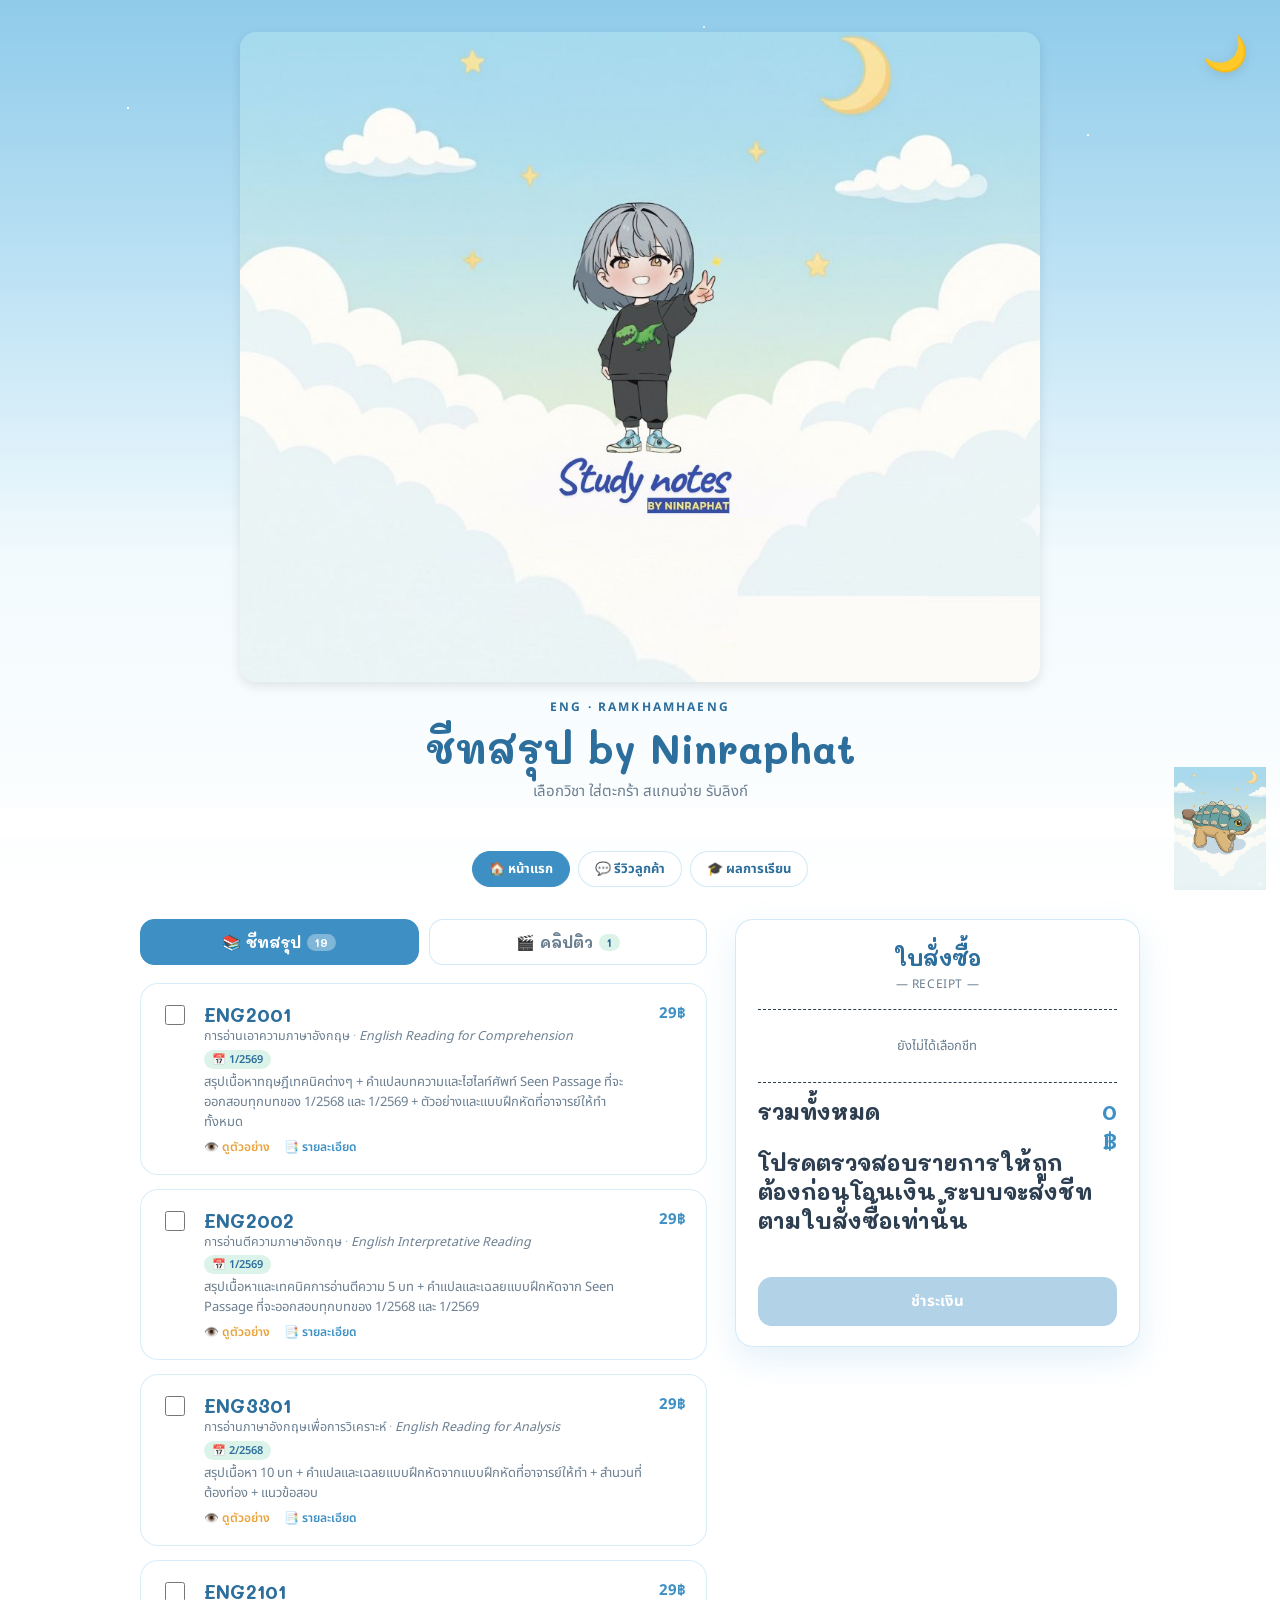
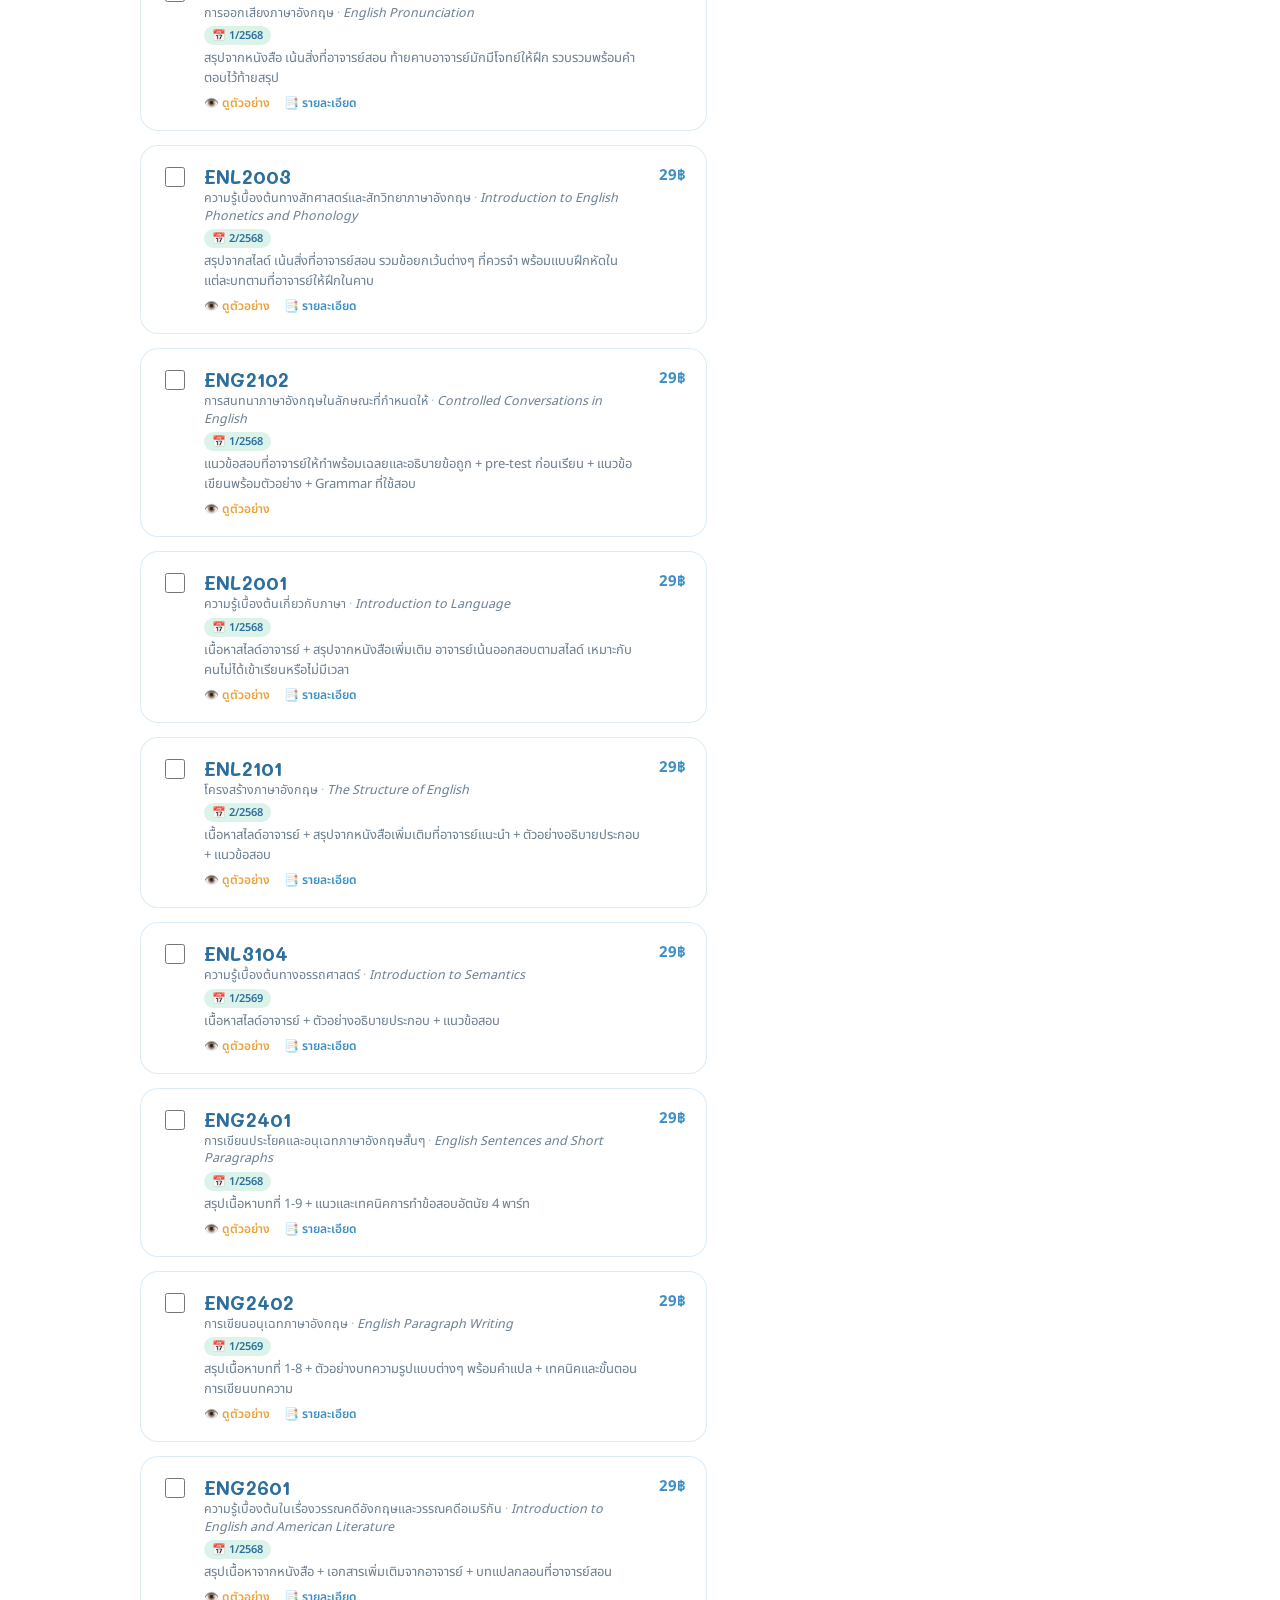
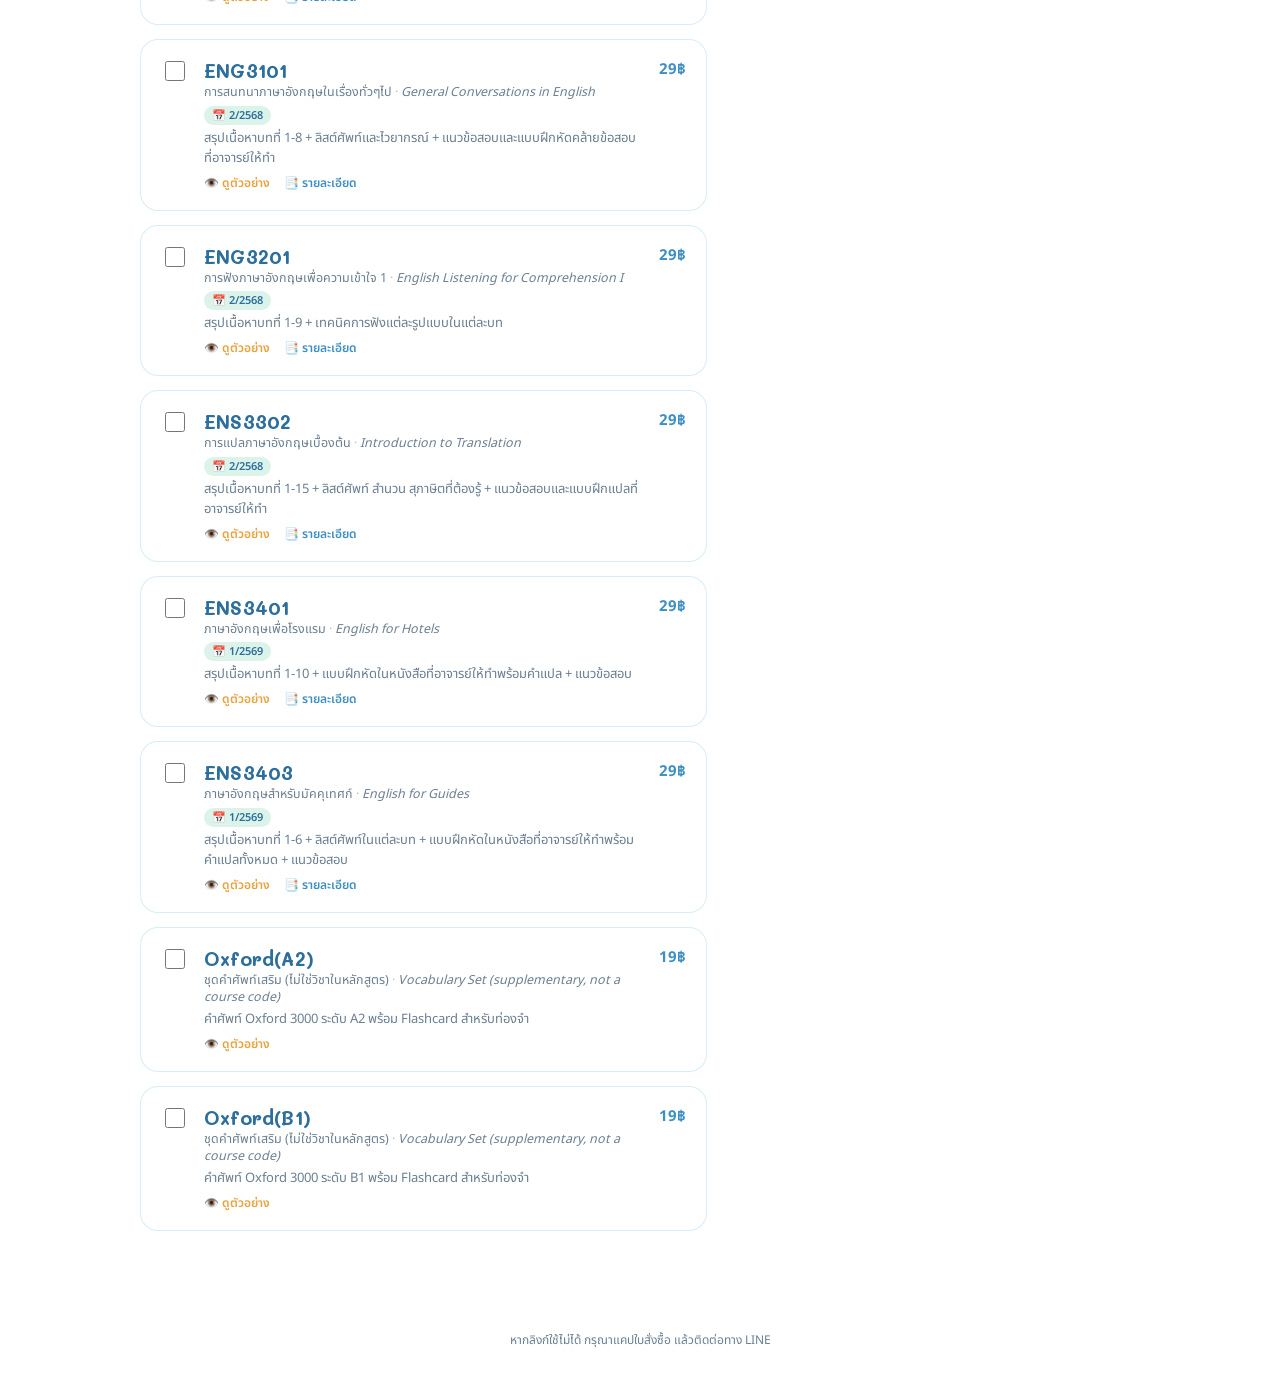
<file: index.html>
<!DOCTYPE html>
<html lang="th">
<head>
<meta charset="UTF-8">
<meta name="viewport" content="width=device-width, initial-scale=1.0">
<title>Study notes by Ninraphat</title>
<link rel="preconnect" href="https://fonts.googleapis.com">
<link href="https://fonts.googleapis.com/css2?family=Mali:wght@500;600;700&family=Noto+Sans+Thai:wght@400;500;600;700&family=Baloo+2:wght@600;700&display=swap" rel="stylesheet">
<link rel="stylesheet" href="style.css">
<style>
  /* เพิ่มสไตล์สำหรับชื่อวิชา (ไทย/อังกฤษ) และเทอมที่ทำสรุป ใต้รหัสวิชา
     ถ้าอยากย้ายไปรวมกับ style.css ทีหลังก็ copy บล็อกนี้ไปวางได้เลย */
  .subject-name{
    font-size: 12.5px;
    color: var(--ink-soft, #6B7F91);
    margin-top: 1px;
    line-height: 1.4;
  }
  .subject-name .name-en{
    font-style: italic;
  }
  .subject-name .name-sep{
    opacity: 0.5;
  }
  .term-tag{
    display: inline-block;
    font-size: 11px;
    font-weight: 600;
    color: var(--pen-dark, #2C6E9C);
    background: var(--mint, #DCF3EA);
    padding: 1px 8px;
    border-radius: 999px;
    margin-top: 4px;
    margin-right: 4px;
  }
  .email-block{
    display: none;
    margin-top: 14px;
    padding: 12px 14px;
    background: var(--mint, #DCF3EA);
    border-radius: 12px;
  }
  .email-block.show{ display: block; }
  .email-block label{
    display: block;
    font-size: 12.5px;
    font-weight: 600;
    color: var(--pen-dark, #2C6E9C);
    margin-bottom: 6px;
  }
  .email-block input{
    width: 100%;
    box-sizing: border-box;
    padding: 9px 12px;
    border-radius: 8px;
    border: 1px solid rgba(44,62,80,0.18);
    font-family: inherit;
    font-size: 14px;
  }
  .email-block input.invalid{
    border-color: #c0392b;
  }
  .email-hint{
    font-size: 11px;
    color: var(--ink-soft, #6B7F91);
    margin-top: 5px;
    line-height: 1.5;
  }
  .tiers{
    display: none;
    flex-direction: column;
    gap: 6px;
    margin-top: 10px;
    padding-top: 10px;
    border-top: 1px dashed var(--line, rgba(44,62,80,0.14));
  }
  .tiers.show{ display: flex; }
  .tier-option{
    display: flex;
    align-items: center;
    gap: 8px;
    font-size: 13px;
    cursor: pointer;
    padding: 6px 8px;
    border-radius: 8px;
    transition: background .15s ease;
  }
  .tier-option:hover{ background: var(--mint, #DCF3EA); }
  .tier-option input[type=radio]{ accent-color: var(--pen, #3D8FC4); }
  .tier-label{ flex: 1; color: var(--ink-soft, #6B7F91); }
  .tier-price{ font-weight: 700; color: var(--pen, #3D8FC4); font-size: 13px; }
</style>
</head>
<body>

<header>
  <div class="stamp">🌙</div>
  <img src="logo.png" alt="Study notes by Ninraphat" class="logo-mark">
  <div class="eyebrow">ENG · Ramkhamhaeng</div>
  <h1>ชีทสรุป by Ninraphat</h1>
  <p>เลือกวิชา ใส่ตะกร้า สแกนจ่าย รับลิงก์</p>
</header>
<nav class="topnav">
  <a href="index.html" class="active">🏠 หน้าแรก</a>
  <a href="reviews.html">💬 รีวิวลูกค้า</a>
  <a href="grades.html">🎓 ผลการเรียน</a>
</nav>

<main>
  <section class="card-list" id="subjectList"></section>

  <aside class="receipt">
    <h2>ใบสั่งซื้อ</h2>
    <div class="sub">— RECEIPT —</div>
    <div class="receipt-items" id="receiptItems">
      <div class="receipt-empty">ยังไม่ได้เลือกชีท</div>
    </div>
    <div class="receipt-total">
      <span>รวมทั้งหมด<br><p>โปรดตรวจสอบรายการให้ถูกต้องก่อนโอนเงิน ระบบจะส่งชีทตามใบสั่งซื้อเท่านั้น</p></span>
      <span class="num"><span id="totalAmount">0</span> ฿</span>
    </div>

    <div class="email-block" id="emailBlock">
      <label for="customerEmail">📧 อีเมล Google (สำหรับเข้าดูคลิปติวใน Drive)</label>
      <input type="email" id="customerEmail" placeholder="youremail@gmail.com">
      <div class="email-hint">ต้องเป็นอีเมล Google เท่านั้น แอดมินจะเพิ่มสิทธิ์เข้าถึงให้ตามอีเมลนี้</div>
    </div>

    <button class="btn btn-pay" id="payBtn" disabled>ชำระเงิน</button>

    <div class="qr-block" id="qrBlock">
      <div class="order-id-tag">เลขออเดอร์ <b id="orderIdDisplay">-</b></div>
      <img src="qr-placeholder.png" alt="QR โอนเงิน" id="qrImg">
      <div class="bank-fallback" id="bankFallback"></div>
      <div class="amount-tag">โอน <span id="qrAmount">0</span> บาท</div>
      <div class="hint">1) สแกน QR โอนตามยอด(โปรดตรวจสอบรายการให้ถูกต้องก่อนโอนเงิน ระบบจะส่งชีทตามใบสั่งซื้อเท่านั้น)<br>2) กดปุ่มด้านล่างเพื่อเปิดแชท LINE (มีเลขออเดอร์ใส่ให้แล้ว)<br>3) แนบรูปสลิปส่งในแชทนั้น แล้วรอแอดมินยืนยัน</div>
      <a class="btn btn-confirm" id="lineBtn" target="_blank" rel="noopener">คลิกที่นี่เพื่อแจ้งชำระเงินทาง LINE OA</a>
    </div>

    <div class="downloads" id="downloads">
      <h3>✓ แจ้งเรียบร้อย</h3>
      <p style="font-size:13px;color:var(--ink-soft);text-align:center;line-height:1.6;">
        ส่งสลิปในแชท LINE แล้วรอแอดมินตรวจสอบ<br>
        เมื่ออนุมัติแล้ว ลิงก์ไฟล์จะถูกส่งเข้าแชท LINE ให้อัตโนมัติ
      </p>
    </div>
  </aside>
</main>

<img src="mascot-dino.png" alt="" class="mascot-dino">
<footer>หากลิงก์ใช้ไม่ได้ กรุณาแคปใบสั่งซื้อ แล้วติดต่อทาง LINE</footer>

<script>
const CONFIG = {
  gasWebAppUrl: "https://script.google.com/macros/s/AKfycbygG-dQngQaFK4wxb7k1SxrA64htphA4ZMovl-GF8kYVEF10mQcuHvFKk1LmmYjm28/exec",
  qrImageSrc: "qr-placeholder.png",
  lineAddFriendUrl: "https://lin.ee/niqfKMM",
  lineOaId: "@909derit",
  bankInfo: "SCB ไทยพาณิชย์ 232-2-24173-2\nศิรภัทร์ ชุมสาย ณ อยุธยา",
  /* ------------------------------------------------------------------
     ฟิลด์ใหม่ที่เพิ่มได้ในแต่ละวิชา:
     - topics: [ "หัวข้อ 1", "หัวข้อ 2", ... ]  → โชว์เป็นสารบัญตอนกด "รายละเอียด" (ถ้าไม่ใส่ ปุ่มจะไม่โผล่)
     - addonPreviewLink: ลิงก์คลิปตัวอย่างของ Addon (ใส่เฉพาะ addon ที่มีคลิปให้ดู)
  ------------------------------------------------------------------- */
  subjects: [
    {
      code:"ENG2001", price:29, category:"summary",
      nameTh:"การอ่านเอาความภาษาอังกฤษ", nameEn:"English Reading for Comprehension", term:"1/2569",
      desc:"สรุปเนื้อหาทฤษฎีเทคนิคต่างๆ + คำแปลบทความและไฮไลท์ศัพท์ Seen Passage ที่จะออกสอบทุกบทของ 1/2568 และ 1/2569 + ตัวอย่างและแบบฝึกหัดที่อาจารย์ให้ทำทั้งหมด",
      previewLink:"https://drive.google.com/file/d/1UkOVLTG5SW_FugC0UhmWMNXrBt3ywsfg/view?usp=sharing",
      driveLink:"https://drive.google.com/FILE_ID_ENG2001",
      topics:["แนวข้อสอบ", "บทที่ 1 ทักษะในการอ่าน (Similar Meaning)", "บทที่ 2 โครงสร้างของคำ (Prefix, Suffix และ Root)", "บทที่ 3 การใช้พจนานุกรม (Dictionary Entry)", "บทที่ 4 การเดาความหมายจากบริบท (Contextual Clues)", "บทที่ 5 การหาใจความสำคัญ (Main Idea)", "บทความ Seen Passage 7 บท"],
      addon:false
    },
    {
      code:"ENG2002", price:29, category:"summary",
      nameTh:"การอ่านตีความภาษาอังกฤษ", nameEn:"English Interpretative Reading", term:"1/2569",
      desc:"สรุปเนื้อหาและเทคนิคการอ่านตีความ 5 บท + คำแปลและเฉลยแบบฝึกหัดจาก Seen Passage ที่จะออกสอบทุกบทของ 1/2568 และ 1/2569",
      previewLink:"https://drive.google.com/file/d/1_u2dksug7DxIl63vGPt9DpmT2qmByn0H/view?usp=sharing",
      driveLink:"https://drive.google.com/FILE_ID_ENG2002",
      topics:["Chapter 1: Skimming", "Chapter 2: Scanning", "Chapter 3: Reference", "Chapter 4: Reading for the Main Idea", "Chapter 5: Inference", "Seen Passage 7 บทความ"],
      addon:true, addonPrice:10, addonLabel:"รับ Flashcard Quizlet (คำศัพท์ Seen Passage(1/2568 & 1/2569) + Oxford 3000 B1)",
      addonLink:"https://drive.google.com/FILE_ID_ENG2002_FLASHCARD",
      addonPreviewLink:"https://drive.google.com/file/d/15uQpM3kApazz4KP__qVP1P9ssO3oKR9p/view?usp=sharing"
    },
    {
      code:"ENG3301", price:29, category:"summary",
      nameTh:"การอ่านภาษาอังกฤษเพื่อการวิเคราะห์", nameEn:"English Reading for Analysis", term:"2/2568",
      desc:"สรุปเนื้อหา 10 บท + คำแปลและเฉลยแบบฝึกหัดจากแบบฝึกหัดที่อาจารย์ให้ทำ + สำนวนที่ต้องท่อง + แนวข้อสอบ",
      previewLink:"https://drive.google.com/file/d/1mRURDm1WuxNwDX0-5ncHfrSii42caT-Z/view?usp=drivesdk",
      driveLink:"https://drive.google.com/FILE_ID_ENG2002",
      topics:["บทที่ 1 การอ่านและวิธีอ่าน","บทที่ 2 เทคนิคการอ่าน","บทที่ 3 คำศัพท์และความหมาย","บทที่ 4 เทคนิคการเดาความหมายศัพท์","บทที่ 5 การศึกษาสำนวน","บทที่ 6 การอ่านเพื่อวิเคราะห์จุดมุ่งหมายของผู้เขียน",
              "บทที่ 7 การอ่านเพื่อวิเคราะห์ข้อเท็จจริง และความเห็น","บทที่ 8 การอ่านเพื่อวิเคราะห์ความหมายสรุป","บทที่ 9 การอ่านเพื่อวิเคราะห์เหตุและผล","บทที่ 10 การอ่านเพื่อวิเคราะห์บทความ"],
      addon:true, addonPrice:10, addonLabel:"รับ Flashcard Quizlet (สำนวนที่ต้องท่อง)",
      addonLink:"https://drive.google.com/FILE_ID_ENG3301_FLASHCARD",
      addonPreviewLink:"https://drive.google.com/file/d/1NEGXDyubr8yDgj711A3g2GoE3n02bSsc/view?usp=drivesdk"
    },
    {
      code:"ENG2101", price:29, category:"summary",
      nameTh:"การออกเสียงภาษาอังกฤษ", nameEn:"English Pronunciation", term:"1/2568",
      desc:"สรุปจากหนังสือ เน้นสิ่งที่อาจารย์สอน ท้ายคาบอาจารย์มักมีโจทย์ให้ฝึก รวบรวมพร้อมคำตอบไว้ท้ายสรุป",
      previewLink:"https://drive.google.com/file/d/1X7w3gIjutSjAWAsW60XYxQCxAqmxC4Kr/view?usp=sharing",
      driveLink:"https://drive.google.com/FILE_ID_ENG2101",
      topics:["Week 1: ภาษาอังกฤษสำเนียงอเมริกัน, สัทอักษร",
"Week 2: อวัยวะที่ใช้ในการออกเสียง, เกณฑ์การจำแนกเสียงสระและเสียงพยัญชนะ",
"Week 3: เสียงสระเดี่ยวแบบอเมริกัน, เสียงสระหน้า",
"Week 4: เสียงสระกลาง, เสียงสระหลัง, เสียงสระประสม",
"Week 5: ระบบเสียงพยัญชนะในภาษาอังกฤษแบบอเมริกัน, เสียง stop", 
"Week 6: เสียง fricatives",
"Week 7: เสียง affricates, เสียง nasals",
"Week 8: เสียง lateral, เสียง retroflex, เสียง semi-vowel",
"Week 9: รูปแบบและหลักเกณฑ์การลงเสียงเน้นหนักในคำและวลี คำประสม",
"Week 10: ท่วงทำนองเสียงในประโยค(Intonation Pattern)"
],
      addon:true, addonPrice:10, addonLabel:"รับแนวข้อสอบเพิ่มเติม",
      addonLink:"https://drive.google.com/FILE_ID_ENG2101_EXAM",
      addonPreviewLink:"https://drive.google.com/file/d/1uUg53erxHLZvsweW50hqwS2qxv7t7EFo/view?usp=sharing"
    },
        {
      code:"ENL2003", price:29, category:"summary",
      nameTh:"ความรู้เบื้องต้นทางสัทศาสตร์และสัทวิทยาภาษาอังกฤษ", nameEn:"Introduction to English Phonetics and Phonology", term:"2/2568",
      desc:"สรุปจากสไลด์ เน้นสิ่งที่อาจารย์สอน รวมข้อยกเว้นต่างๆ ที่ควรจำ พร้อมแบบฝึกหัดในแต่ละบทตามที่อาจารย์ให้ฝึกในคาบ",
      previewLink:"https://drive.google.com/file/d/1COpsAZ3SQRBjwPYXvKUN2M_n-snb4mBh/view?usp=drivesdk",
      driveLink:"https://drive.google.com/FILE_ID_ENG2101",
      topics:["Week 1: Phonetics vs Phonology", "Week 2: หน่วยเสียง หน่วยเสียงย่อย คู่เทียบเสียง", "Week 3: อวัยวะที่ใช้ในการพูด",
"Week 4: ระบบเสียงพยัญชนะ Stops/Plosives", "Week 5: ระบบเสียงพยัญชนะ Fricatives", "Week 6: ระบบเสียงพยัญชนะ Affricates and Nasals",
"Week 7: ระบบเสียงพยัญชนะ Laterals, trills, semivowels/glides", "Week 8: ระบบเสียงสระ monophthongs", "Week 9: ระบบเสียงสระ diphthongs",
"Week 10: การเน้นเสียงหนัก (stress)", "Week 11: ทํานองเสียง (intonation)", "Week 12: ทบทวนเนื้อหา แนะแนวข้อสอบ"
],
      addon:true, addonPrice:10, addonLabel:"รับแนวข้อสอบเพิ่มเติม",
      addonLink:"https://drive.google.com/FILE_ID_ENG2101_EXAM",
      addonPreviewLink:"https://drive.google.com/file/d/18hxruGkxGSO5SjyUmooXlNenHG_mR2Ia/view?usp=drivesdk"
    },
    {
      code:"ENG2102", price:29, category:"summary",
      nameTh:"การสนทนาภาษาอังกฤษในลักษณะที่กำหนดให้", nameEn:"Controlled Conversations in English", term:"1/2568",
      desc:"แนวข้อสอบที่อาจารย์ให้ทำพร้อมเฉลยและอธิบายข้อถูก + pre-test ก่อนเรียน + แนวข้อเขียนพร้อมตัวอย่าง + Grammar ที่ใช้สอบ",
      previewLink:"https://drive.google.com/file/d/1as-8OteWZjSwpe7wpbzAeooTSYxJydBD/view?usp=sharing",
      driveLink:"https://drive.google.com/FILE_ID_ENG2102",
      topics:[],
      addon:false
    },
    {
      code:"ENL2001", price:29, category:"summary",
      nameTh:"ความรู้เบื้องต้นเกี่ยวกับภาษา", nameEn:"Introduction to Language", term:"1/2568",
      desc:"เนื้อหาสไลด์อาจารย์ + สรุปจากหนังสือเพิ่มเติม อาจารย์เน้นออกสอบตามสไลด์ เหมาะกับคนไม่ได้เข้าเรียนหรือไม่มีเวลา",
      previewLink:"https://drive.google.com/file/d/1VhwAAnzJ2vy1sifn9FuQEX7gXQa0_gG6/view?usp=sharing",
      driveLink:"https://drive.google.com/FILE_ID_ENL2001",
      topics:["บทที่ 1 ความสำคัญของภาษา", "บทที่ 2 ภาษาสัตว์", "บทที่ 3 ภาษาและสมอง", "บทที่ 4 ลักษณะหลากหลายของภาษา",
"บทที่ 5 สัทศาสตร์", "บทที่ 6 คำ", "บทที่ 7 วลีและประโยค วากยสัมพันธ์", "บทที่ 8 (ไม่ออกสอบ อาจารย์ข้าม)", "บทที่ 9 การรับรู้ภาษา",
"บทที่ 10 ปฏิบัติศาสตร์", "บทที่ 11 อรรถศาสตร์", "บทที่ 12 ภาษาความคิดและวัฒนธรรม", "บทที่ 13 จากตัวเขียนถึงตัวอักษร", "บทที่ 14 ภาษากับการสื่อสาร"],
      addon:true, addonPrice:10, addonLabel:"รับแนวข้อสอบเพิ่มเติม",
      addonLink:"https://drive.google.com/FILE_ID_ENL2001_EXAM",
      addonPreviewLink:"https://drive.google.com/file/d/1d7nEH9FKCF1dfQbn_kFoAB-Hj7Tgm9wC/view?usp=drivesdk"
    },
    {
      code:"ENL2101", price:29, category:"summary",
      nameTh:"โครงสร้างภาษาอังกฤษ", nameEn:"The Structure of English", term:"2/2568",
      desc:"เนื้อหาสไลด์อาจารย์ + สรุปจากหนังสือเพิ่มเติมที่อาจารย์แนะนำ + ตัวอย่างอธิบายประกอบ + แนวข้อสอบ",
      previewLink:"https://drive.google.com/file/d/1jNMjqMQcVcELi_yFVGODcjWNRgpWom2g/view?usp=drivesdk",
      driveLink:"https://drive.google.com/FILE_ID_ENL2101",
      topics:["ความสัมพันธ์ของสัทศาสตร์และสัทวิทยา", "พื้นฐานระบบเสียงในภาษาอังกฤษ", "หน่วยเสียงพยัญชนะและหน่วยเสียงสระในภาษาอังกฤษ",
      "ระบบคำในภาษาอังกฤษ", "หน่วยคำและโครงสร้างของหน่วยคำ", "หน่วยคำวิภัตติปัจจัย", "หน่วยคำอนุพันธ์","คำประสม",
"การสร้างคำประเภทอื่นๆ ในภาษาอังกฤษ", "ความกำกวมในโครงสร้างภาษาอังกฤษ"],
      addon:false
    },
    {
      code:"ENL3104", price:29, category:"summary",
      nameTh:"ความรู้เบื้องต้นทางอรรถศาสตร์", nameEn:"Introduction to Semantics", term:"1/2569",
      desc:"เนื้อหาสไลด์อาจารย์ + ตัวอย่างอธิบายประกอบ + แนวข้อสอบ",
      previewLink:"https://drive.google.com/file/d/1XYAKGTcVtB30_AajaOPfQs12qXYQHTRO/view?usp=drivesdk",
      driveLink:"https://drive.google.com/FILE_ID_ENL3104",
      topics:["บทที่ 1&2 อรรถศาสตร์กับศาสตร์อื่นๆ", "บทที่ 3 ความหมายในวิชาอรรถศาสตร์", "บทที่ 4 ทฤษฎี แนวคิด และการวิเคราะห์เกี่ยวกับความหมาย", "บทที่ 5 ส่วนของคําที่ให้ความหมายและความหมายในระดับคํา",
"บทที่ 6 ความหมายในระดับถ้อยคํา", "บทที่ 7 ความกํากวมและความคลุมเครือของความหมาย", "บทที่ 8 ความหมายในคําและวลีที่ปรากฏร่วมจําเพาะและความหมายเชิงสํานวน", "บทที่ 9 ความสัมพันธ์ของความหมายในระดับคํา", "บทที่ 10 คําพ้องและคําหลายความหมาย",
"บทที่ 11 ไวยากรณ์กับการให้ความหมาย", "บทที่ 12 ทบทวนเนื้อหา แนะแนวข้อสอบ"],
      addon:false
    },
    {
      code:"ENG2401", price:29, category:"summary",
      nameTh:"การเขียนประโยคและอนุเฉทภาษาอังกฤษสั้นๆ", nameEn:"English Sentences and Short Paragraphs", term:"1/2568",
      desc:"สรุปเนื้อหาบทที่ 1-9 + แนวและเทคนิคการทำข้อสอบอัตนัย 4 พาร์ท",
      previewLink:"https://drive.google.com/file/d/1f75zbwHli59xlIXCM-VsStEfG-_Ddmme/view?usp=sharing",
      driveLink:"https://drive.google.com/FILE_ID_ENG2401",
      topics:["Part of Speech", "Sentences", "Compound Sentences", "Complex Sentences", "Adjective clause",
"Adverb clause", "Noun clause", "Participle Modifier", "Gerund", "Infinitive"],
      addon:true, addonPrice:10, addonLabel:"รับแนวข้อสอบ 3 ชุดฝึกทำจริง พร้อมเฉลย อธิบาย แปลทุกข้อ",
      addonLink:"https://drive.google.com/FILE_ID_ENG2401_EXAM",
      addonPreviewLink:"https://drive.google.com/file/d/19i0FXB5IoytWe6sqDg6eJzM2YvMusm1-/view?usp=sharing"
    },
    {
      code:"ENG2402", price:29, category:"summary",
      nameTh:"การเขียนอนุเฉทภาษาอังกฤษ", nameEn:"English Paragraph Writing", term:"1/2569",
      desc:"สรุปเนื้อหาบทที่ 1-8 + ตัวอย่างบทความรูปแบบต่างๆ พร้อมคำแปล + เทคนิคและขั้นตอนการเขียนบทความ",
      previewLink:"https://drive.google.com/file/d/1YZVTnJcjITcb-N6XDrV_Rs4q5kguraW7/view?usp=drivesdk",
      driveLink:"https://drive.google.com/FILE_ID_ENG2402",
      topics:["บทที่ 1 ความหมายและรูปแบบของอนุเฉท", "บทที่ 2 องค์ประกอบพื้นฐานของอนุเฉท", "บทที่ 3 องค์ประกอบภายในของอนุเฉท", "บทที่ 4 การเขียนอนุเฉทเชิงบรรยาย (Narrative Paragraphs)",
"บทที่ 5 การเขียนอนุเฉทเชิงพรรณนา (Descriptive Paragraphs)", "บทที่ 6 การเขียนอนุเฉทแสดงขั้นตอน (Process Paragraphs)", "บทที่ 7 การเขียนอนุเฉทแสดงตัวอย่าง (Example Paragraphs)",
"บทที่ 8 การเขียนอนุเฉทแสดงความคิดเห็น (Opinion Paragraphs)"],
      addon:false
    },
    {
      code:"ENG2601", price:29, category:"summary",
      nameTh:"ความรู้เบื้องต้นในเรื่องวรรณคดีอังกฤษและวรรณคดีอเมริกัน", nameEn:"Introduction to English and American Literature", term:"1/2568",
      desc:"สรุปเนื้อหาจากหนังสือ + เอกสารเพิ่มเติมจากอาจารย์ + บทแปลกลอนที่อาจารย์สอน",
      previewLink:"https://drive.google.com/file/d/1hMmfIdhV1tAGRbY7q3j2G0LAR1iuQayI/view?usp=sharing",
      driveLink:"https://drive.google.com/FILE_ID_ENG2601",
      topics:["Introduction to class and literature", "Definition of literature and literary vocabulary",
"Evolution of English and American literature", "Fiction/novel elements", "Poetical elements and reading poems",
"Introduction to prose fiction", "Poetical elements", "Reading novel excerpts (บทที่ 13-14)", "Introduction to drama",
"Dramatic elements"],
      addon:false
    },
    {
      code:"ENG3101", price:29, category:"summary",
      nameTh:"การสนทนาภาษาอังกฤษในเรื่องทั่วๆไป", nameEn:"General Conversations in English", term:"2/2568",
      desc:"สรุปเนื้อหาบทที่ 1-8 + ลิสต์ศัพท์และไวยากรณ์ + แนวข้อสอบและแบบฝึกหัดคล้ายข้อสอบที่อาจารย์ให้ทำ",
      previewLink:"https://drive.google.com/file/d/10EP8KI9Oo_9KlcAuo_jwaGJvFnxN2sUT/view?usp=drivesdk",
      driveLink:"https://drive.google.com/FILE_ID_ENG3101",
      topics:["แนวข้อสอบ", "Exercise: Part II Dialogue Completion", "Unit 1 (At Home)", "Unit 2 (At School)",
"Unit 3 (At the restaurant)", "Unit 4 (At the Department Store)", "Unit 5 (At the Office)", "Unit 6 (At the Hospital)",
"Unit 7 (At the Bus/Train Station)", "Unit 8 (At the Bank)"],
      addon:true, addonPrice:10, addonLabel:"รับ Flashcard Quizlet (คำศัพท์จากทุกบทในหนังสือ + ศัพท์ที่เกี่ยวข้อง)",
      addonLink:"https://drive.google.com/FILE_ID_ENG2401_EXAM",
      addonPreviewLink:"https://drive.google.com/file/d/1f2hEo2nViUpmBsJIGfgqUKGU6XiVn0GX/view?usp=sharing"
    },
    {
      code:"ENG3201", price:29, category:"summary",
      nameTh:"การฟังภาษาอังกฤษเพื่อความเข้าใจ 1", nameEn:"English Listening for Comprehension I", term:"2/2568",
      desc:"สรุปเนื้อหาบทที่ 1-9 + เทคนิคการฟังแต่ละรูปแบบในแต่ละบท",
      previewLink:"https://drive.google.com/file/d/1GyVr75_5exBMJKHDZb1FZYN0OLBEm7YB/view?usp=drivesdk",
      driveLink:"https://drive.google.com/FILE_ID_ENG3201",
      topics:["วิชานี้เป็นวิชาฟัง นอกจากจะอ่านสรุปแล้ว ควรฝึกฟังอย่างสม่ำเสมอให้คุ้นกับสำเนียงภาษาอังกฤษ", "แนวข้อสอบ", "บทที่ 1 ตัวเลขที่ใช้ในชีวิตประจำวัน", "บทที่ 2 ความสำคัญของเสียงท้ายคำและเสียงซึ่งเกิดจากการลดพยางค์ (Contraction)", "บทที่ 3 ความสำคัญในเรื่องการเน้นพยางค์ (stress) และทำนองเสียง (intonation)"
             ,"บทที่ 4 การเชื่อมเสียงระหว่างคำ (Linking)", "บทที่ 5 การตัดเสียง (Ellipsis) และการกลมกลืนเสียง (Assimilation)", "บทที่ 6 คำบอกลักษณะคน สิ่งของ รูปร่าง ทิศทางและคำแนะนำต่าง ๆ"
            ,"บทที่ 7 บทสนทนาทางโทรศัพท์", "บทที่ 8 Active และ Passive", "บทที่ 9 การละคุณศัพท์ กริยา สรรพนาม ที่เคยกล่าวมาแล้ว"],
      addon:false
    },
    {
      code:"ENS3302", price:29, category:"summary",
      nameTh:"การแปลภาษาอังกฤษเบื้องต้น", nameEn:"Introduction to Translation", term:"2/2568",
      desc:"สรุปเนื้อหาบทที่ 1-15 + ลิสต์ศัพท์ สำนวน สุภาษิตที่ต้องรู้ + แนวข้อสอบและแบบฝึกแปลที่อาจารย์ให้ทำ",
      previewLink:"https://drive.google.com/file/d/1FNoJZmSBlyk-C1QUXPrSJHBjKVqZ8Ore/view?usp=drivesdk",
      driveLink:"https://drive.google.com/FILE_ID_ENS3302",
      topics:["แนวข้อสอบ", "บทที่ 1 : ความรู้ทั่วไปเกี่ยวกับการแปล", "บทที่ 2 : หลักการแปล", "บทที่ 3 : ปัญหาในการแปล", 
"บทที่ 4 : การแปลประโยคกรรม", "บทที่ 5 : การแปล Tense", "บทที่ 6 : การแปลคำเชื่อมและสรรพนามต่าง ๆ", "บทที่ 7 : การแปลคำศัพท์ที่มีความหมายหลายนัย",
"บทที่ 8 : การแปลคำศัพท์ที่รูปเขียนมักทำให้เข้าใจความหมายผิด", "บทที่ 9 : การแปล Phrasal verbs", "บทที่ 10 : การแปลสุภาษิต คำพังเพย และสำนวนต่าง ๆ",
"บทที่ 11 : การแปลประโยคกรรมในภาษาไทยให้เป็นประโยค Passive", "บทที่ 12 : การเลือกใช้ Article", "บทที่ 13 : การแปลโดยเลือกคำให้เหมาะกับเนื้อความ",
"บทที่ 14 : คำที่เป็นปัญหาในการแปล", "บทที่ 15 : การแปลที่จำเป็นต้องตรวจแก้"],
      addon:true, addonPrice:10, addonLabel:"รับ Flashcard Quizlet (ศัพท์ สำนวน สุภาษิตที่ต้องท่องจากในหนังสือ)",
      addonLink:"https://drive.google.com/FILE_ID_ENS3302_EXAM",
      addonPreviewLink:"https://drive.google.com/file/d/1QF1VfdK7rJ7Kz5ulPjxEKoaqXDl5Xksh/view?usp=drivesdk"
    },
    {
      code:"ENS3401", price:29, category:"summary",
      nameTh:"ภาษาอังกฤษเพื่อโรงแรม", nameEn:"English for Hotels", term:"1/2569",
      desc:"สรุปเนื้อหาบทที่ 1-10 + แบบฝึกหัดในหนังสือที่อาจารย์ให้ทำพร้อมคำแปล + แนวข้อสอบ",
      previewLink:"https://drive.google.com/file/d/1gCoFALLriVeEKX1NElz91LHwRjMcwyER/view?usp=drivesdk",
      driveLink:"https://drive.google.com/FILE_ID_ENS3401",
      topics:["Unit 1 Introduction", "Unit 2 Guest Relations: Hotel Fact Sheets", "Unit 3 Welcoming Guests", "Unit 4 Reservations: Letters, Faxes, E-mails, and Memos",
"Unit 5 Reservations: Telephoning", "Unit 6 Front Office: Checking in", "Unit 7 Hotel Facilities", "Unit 8 Hotel Services: Food and Beverages", "Unit 9 Handling Complaints",
"Unit 10 Front Office: Checking out"],
      addon:false
    },
    {
      code:"ENS3403", price:29, category:"summary",
      nameTh:"ภาษาอังกฤษสำหรับมัคคุเทศก์", nameEn:"English for Guides", term:"1/2569",
      desc:"สรุปเนื้อหาบทที่ 1-6 + ลิสต์ศัพท์ในแต่ละบท + แบบฝึกหัดในหนังสือที่อาจารย์ให้ทำพร้อมคำแปลทั้งหมด + แนวข้อสอบ",
      previewLink:"https://drive.google.com/file/d/1dGhIGyhkgusFKbZZBPn-6stfq22uCVPM/view?usp=drivesdk",
      driveLink:"https://drive.google.com/FILE_ID_ENS3403",
      topics:["Unit 1 Welcome to Thailand", "Unit 2 Introducing Thailand", "Unit 3 Have a Pleasant Stay", "Unit 4 Bon Appetite",
              "Unit 5 Made in Thailand", "Unit 6 Visiting Thai Temples"],
      addon:true, addonPrice:10, addonLabel:"รับ Flashcard Quizlet (ศัพท์ในแต่ละบทในหนังสือ)",
      addonLink:"https://drive.google.com/FILE_ID_ENS3403_EXAM",
      addonPreviewLink:"https://drive.google.com/file/d/15hqp6Nq3LcuexeAGzy9yA9WAaGiihnpA/view?usp=drivesdk"
    },
    {
      code:"Oxford(A2)", price:19, category:"summary",
      nameTh:"ชุดคำศัพท์เสริม (ไม่ใช่วิชาในหลักสูตร)", nameEn:"Vocabulary Set (supplementary, not a course code)", term:"",
      desc:"คำศัพท์ Oxford 3000 ระดับ A2 พร้อม Flashcard สำหรับท่องจำ",
      previewLink:"https://drive.google.com/file/d/1WBQ5v6S8XqiwkIW6v0oTCJJlaR0tehVe/view?usp=drivesdk",
      driveLink:"https://drive.google.com/FILE_ID_ENG2601",
      topics:[],
      addon:false
    },
    
    {
      code:"Oxford(B1)", price:19, category:"summary",
      nameTh:"ชุดคำศัพท์เสริม (ไม่ใช่วิชาในหลักสูตร)", nameEn:"Vocabulary Set (supplementary, not a course code)", term:"",
      desc:"คำศัพท์ Oxford 3000 ระดับ B1 พร้อม Flashcard สำหรับท่องจำ",
      previewLink:"https://drive.google.com/file/d/1BcEWI_DVa-RtgBb892TuVtgCSC_jxCy9/view?usp=drivesdk",
      driveLink:"https://drive.google.com/FILE_ID_ENG2601",
      topics:[],
      addon:false
    },

    // ---------- คลิปติว (เข้าถึงผ่านอีเมล Google — ต้องแอดอีเมลลูกค้าเข้า Drive เอง) ----------
    // ฟิลด์ใหม่เฉพาะหมวดนี้:
    //   duration = ความยาวคลิป เช่น "1 ชม. 20 นาที"
    //   tiers = ตัวเลือกราคา ให้ลูกค้าเลือกว่าจะซื้อแบบไหน (วิทยุ เลือกได้ทีละอัน)
    //           tiers[].driveLink = ลิงก์ที่จะส่งให้ลูกค้าตามตัวเลือกที่ซื้อ (ตั้งสิทธิ์ "จำกัดเฉพาะคนที่มีสิทธิ์" ไม่ใช่ anyone-with-link)
    {
      code:"ENL2101", category:"video",
      nameTh:"โครงสร้างภาษาอังกฤษ", nameEn:"The Structure of English", term:"2/2568",
      desc:"ติวเข้มก่อนสอบ อธิบายละเอียดทีละหัวข้อ พร้อมตัวอย่างข้อสอบ",
      duration:"1 ชม. 2 นาที",
      previewLink:"https://drive.google.com/file/d/1CaFYTi-z0VIxET83I8fk-3DmpC7lDVuC/view?usp=drivesdk",
      tiers:[
        { label:"คลิปอย่างเดียว", price:79, driveLink:"ใส่ลิงก์ Drive เฉพาะคลิปวิดีโอ" },
        { label:"คลิปพร้อมชีทติวและสไลด์", price:99, driveLink:"ใส่ลิงก์ Drive คลิป+ชีทติว+สไลด์" }
      ],
      topics:[],
      addon:false
    },
  ]
};

// สร้าง id เฉพาะของแต่ละวิชา = หมวด + รหัสวิชา (กันชนกันตอนวิชาเดียวกันขายทั้ง 2 หมวด)
// เช่น ถ้าวันหนึ่ง ENL2001 มีขายทั้งชีทสรุปและชีทเรียน จะได้ id เป็น "summary_ENL2001" กับ "lecture_ENL2001" แยกกันชัดเจน
CONFIG.subjects.forEach(s => { s.id = `${s.category}_${s.code}`; });

let cart = {};
let activeCategory = "summary";

const subjectListEl = document.getElementById('subjectList');
const receiptItemsEl = document.getElementById('receiptItems');
const totalAmountEl = document.getElementById('totalAmount');
const payBtn = document.getElementById('payBtn');
const qrBlock = document.getElementById('qrBlock');
const qrImg = document.getElementById('qrImg');
const qrAmount = document.getElementById('qrAmount');
const orderIdDisplay = document.getElementById('orderIdDisplay');
const lineBtn = document.getElementById('lineBtn');
const downloadsEl = document.getElementById('downloads');
const emailBlock = document.getElementById('emailBlock');
const customerEmailInput = document.getElementById('customerEmail');

qrImg.src = CONFIG.qrImageSrc;

function cartHasVideo(){
  return Object.keys(cart).some(id => {
    const s = CONFIG.subjects.find(x => x.id === id);
    return s && s.category === 'video';
  });
}

function isValidEmail(v){
  return /^[^\s@]+@[^\s@]+\.[^\s@]+$/.test(v.trim());
}

function updatePayButtonState(){
  const total = calcTotal();
  let ok = total > 0;
  if(cartHasVideo() && !isValidEmail(customerEmailInput.value)){
    ok = false;
  }
  payBtn.disabled = !ok;
}

customerEmailInput.addEventListener('input', () => {
  customerEmailInput.classList.remove('invalid');
  updatePayButtonState();
});

function renderCategoryTabs(){
  const summaryCount = CONFIG.subjects.filter(s => s.category === "summary").length;
  const lectureCount = CONFIG.subjects.filter(s => s.category === "lecture").length;
  const videoCount = CONFIG.subjects.filter(s => s.category === "video").length;
  return `
    <div class="cat-tabs">
      <button type="button" class="cat-tab ${activeCategory==='summary' ? 'active' : ''}" data-cat="summary">
        📚 ชีทสรุป <span class="cat-count">${summaryCount}</span>
      </button>
      <button type="button" class="cat-tab ${activeCategory==='video' ? 'active' : ''}" data-cat="video">
        🎬 คลิปติว <span class="cat-count">${videoCount}</span>
      </button>
    </div>
  `;
}

function renderSubjects(){
  const visibleSubjects = CONFIG.subjects.filter(s => s.category === activeCategory);

  subjectListEl.innerHTML = renderCategoryTabs() + visibleSubjects.map(s => `
    <div class="subject" data-id="${s.id}">
      <input type="checkbox" class="main-check" id="chk-${s.id}">
      <div class="body">
        <div class="code">${s.code}</div>
        ${(s.nameTh || s.nameEn) ? `
        <div class="subject-name">
          ${s.nameTh ? `${s.nameTh}` : ``}${s.nameTh && s.nameEn ? ` <span class="name-sep">·</span> ` : ``}${s.nameEn ? `<span class="name-en">${s.nameEn}</span>` : ``}
        </div>` : ``}
        ${s.term ? `<div class="term-tag">📅 ${s.term}</div>` : ``}
        ${s.duration ? `<div class="term-tag">⏱ ${s.duration}</div>` : ``}
        <div class="desc">${s.desc}</div>
        <div class="link-row">
          ${s.previewLink ? `<a class="preview-link" href="${s.previewLink}" target="_blank" rel="noopener">👁️ ดูตัวอย่าง</a>` : ``}
          ${s.topics && s.topics.length ? `<button type="button" class="details-toggle" data-id="${s.id}">📑 รายละเอียด</button>` : ``}
        </div>
        ${s.topics && s.topics.length ? `
        <ul class="topics-list" id="topics-${s.id}">
          ${s.topics.map(t => `<li>${t}</li>`).join('')}
        </ul>` : ``}
        ${s.tiers ? `
        <div class="tiers" id="tiers-${s.id}">
          ${s.tiers.map((t, i) => `
          <label class="tier-option">
            <input type="radio" name="tier-${s.id}" value="${i}" ${i===0 ? 'checked' : ''}>
            <span class="tier-label">${t.label}</span>
            <span class="tier-price">${t.price}฿</span>
          </label>`).join('')}
        </div>` : ``}
        ${s.addon ? `
        <div class="addon" id="addon-${s.id}">
          <input type="checkbox" id="chk-addon-${s.id}">
          <label for="chk-addon-${s.id}">${s.addonLabel} <span class="tag">+${s.addonPrice}฿</span></label>
          ${s.addonPreviewLink ? `<a class="addon-preview-link" href="${s.addonPreviewLink}" target="_blank" rel="noopener">🎬 ดูตัวอย่าง Addon</a>` : ``}
        </div>` : ``}
      </div>
      <div class="price">${s.tiers ? `จาก ${Math.min(...s.tiers.map(t => t.price))}฿` : `${s.price}฿`}</div>
    </div>
  `).join('');

  document.querySelectorAll('.cat-tab').forEach(tab => {
    tab.addEventListener('click', () => {
      activeCategory = tab.dataset.cat;
      renderSubjects();
    });
  });

  document.querySelectorAll('.details-toggle').forEach(btn => {
    btn.addEventListener('click', () => {
      const list = document.getElementById(`topics-${btn.dataset.id}`);
      const isOpen = list.classList.toggle('show');
      btn.textContent = isOpen ? '📑 ซ่อนรายละเอียด' : '📑 รายละเอียด';
    });
  });

  visibleSubjects.forEach(s => {
    const mainChk = document.getElementById(`chk-${s.id}`);
    mainChk.checked = !!cart[s.id];
    mainChk.addEventListener('change', () => {
      if(mainChk.checked){
        cart[s.id] = { withAddon:false, tierIndex: 0 };
        if(s.addon) document.getElementById(`addon-${s.id}`).classList.add('show');
        if(s.tiers) document.getElementById(`tiers-${s.id}`).classList.add('show');
      } else {
        delete cart[s.id];
        if(s.addon){
          document.getElementById(`addon-${s.id}`).classList.remove('show');
          document.getElementById(`chk-addon-${s.id}`).checked = false;
        }
        if(s.tiers){
          document.getElementById(`tiers-${s.id}`).classList.remove('show');
        }
      }
      resetPaymentState();
      renderReceipt();
    });
    if(s.addon){
      const addonChk = document.getElementById(`chk-addon-${s.id}`);
      if(cart[s.id]){
        addonChk.checked = !!cart[s.id].withAddon;
        document.getElementById(`addon-${s.id}`).classList.add('show');
      }
      addonChk.addEventListener('change', () => {
        if(cart[s.id]) cart[s.id].withAddon = addonChk.checked;
        resetPaymentState();
        renderReceipt();
      });
    }
    if(s.tiers){
      const tierRadios = document.querySelectorAll(`input[name="tier-${s.id}"]`);
      if(cart[s.id]){
        document.getElementById(`tiers-${s.id}`).classList.add('show');
        const idx = cart[s.id].tierIndex || 0;
        tierRadios.forEach(r => { r.checked = (Number(r.value) === idx); });
      }
      tierRadios.forEach(r => {
        r.addEventListener('change', () => {
          if(cart[s.id]) cart[s.id].tierIndex = Number(r.value);
          resetPaymentState();
          renderReceipt();
        });
      });
    }
  });
}

function calcTotal(){
  let total = 0;
  Object.entries(cart).forEach(([id, item]) => {
    const s = CONFIG.subjects.find(x => x.id === id);
    total += s.tiers ? s.tiers[item.tierIndex || 0].price : s.price;
    if(item.withAddon) total += s.addonPrice;
  });
  return total;
}

function renderReceipt(){
  const entries = Object.entries(cart);
  if(entries.length === 0){
    receiptItemsEl.innerHTML = `<div class="receipt-empty">ยังไม่ได้เลือกชีท</div>`;
  } else {
    receiptItemsEl.innerHTML = entries.map(([id, item]) => {
      const s = CONFIG.subjects.find(x => x.id === id);
      const catLabel = s.category === 'video' ? ' (คลิปติว)' : '';
      const itemPrice = s.tiers ? s.tiers[item.tierIndex || 0].price : s.price;
      const tierLabel = s.tiers ? ` — ${s.tiers[item.tierIndex || 0].label}` : '';
      let rows = `<div class="receipt-row"><span class="name">${s.code}${catLabel}${tierLabel}</span><span class="amt">${itemPrice}฿</span></div>`;
      if(item.withAddon){
        rows += `<div class="receipt-row"><span class="name">　+ ${s.addonLabel}</span><span class="amt">${s.addonPrice}฿</span></div>`;
      }
      return rows;
    }).join('');
  }
  const total = calcTotal();
  totalAmountEl.textContent = total;

  if(cartHasVideo()){
    emailBlock.classList.add('show');
  } else {
    emailBlock.classList.remove('show');
  }
  updatePayButtonState();
}

function resetPaymentState(){
  qrBlock.classList.remove('show');
  downloadsEl.classList.remove('show');
}

function makeOrderId(){
  const d = new Date();
  const stamp = d.getFullYear().toString().slice(2) +
    String(d.getMonth()+1).padStart(2,'0') +
    String(d.getDate()).padStart(2,'0') +
    String(d.getHours()).padStart(2,'0') +
    String(d.getMinutes()).padStart(2,'0') +
    String(d.getSeconds()).padStart(2,'0');
  const rand = Math.floor(Math.random()*90+10);
  return `ORDER${stamp}${rand}`;
}

async function logOrderToSheet(orderId, total, itemsSummary, email){
  try{
    await fetch(CONFIG.gasWebAppUrl, {
      method: 'POST',
      mode: 'no-cors',
      headers: {'Content-Type':'text/plain'},
      body: JSON.stringify({ action:'create_order', orderId, total, items:itemsSummary, email: email || '' })
    });
  }catch(err){
    console.error('บันทึกออเดอร์ไม่สำเร็จ (ไม่กระทบลูกค้า แต่แอดมินควรเช็ค):', err);
  }
}

payBtn.addEventListener('click', async () => {
  const total = calcTotal();
  const hasVideo = cartHasVideo();
  const email = customerEmailInput.value.trim();

  if(hasVideo && !isValidEmail(email)){
    customerEmailInput.classList.add('invalid');
    customerEmailInput.focus();
    return;
  }

  const orderId = makeOrderId();

  // itemsSummary: ใช้ id (หมวด_รหัสวิชา) ส่งเข้า Sheet/บอท เพื่อแยกชีทสรุป vs ชีทเรียน vs คลิปติวไม่ให้ชนกัน
  // ถ้ามี tiers (คลิปติว) จะแนบ :T0 / :T1 ต่อท้าย id บอกว่าลูกค้าเลือกตัวเลือกไหน
  const itemsSummary = Object.entries(cart).map(([id, item]) => {
    const s = CONFIG.subjects.find(x => x.id === id);
    const tierTag = s.tiers ? `:T${item.tierIndex || 0}` : '';
    return item.withAddon ? `${id}${tierTag}+ADDON` : `${id}${tierTag}`;
  }).join(', ');

  // itemsDisplay: ข้อความอ่านง่ายที่ลูกค้าเห็นในแชท LINE (โชว์แค่รหัสวิชา ไม่มี prefix หมวด)
  const itemsDisplay = Object.entries(cart).map(([id, item]) => {
    const s = CONFIG.subjects.find(x => x.id === id);
    let label = s.category === 'video' ? `${s.code} (คลิปติว)` : s.code;
    if(s.tiers) label += ` [${s.tiers[item.tierIndex || 0].label}]`;
    return item.withAddon ? `${label}+${s.addonLabel}` : label;
  }).join(', ');

  orderIdDisplay.textContent = orderId;
  qrAmount.textContent = total;
  document.getElementById('bankFallback').textContent = CONFIG.bankInfo;

  const emailLine = hasVideo ? `\nอีเมล Google (ขอสิทธิ์เข้าดูคลิป): ${email}` : '';
  const lineMessage = `เลขออเดอร์ ${orderId}\nรายการ: ${itemsDisplay}\nยอด: ${total} บาท${emailLine}\n(แนบรูปสลิปในแชทนี้ได้เลยค่ะ)`;
  lineBtn.href = CONFIG.lineOaId
    ? `https://line.me/R/oaMessage/${encodeURIComponent(CONFIG.lineOaId)}/?${encodeURIComponent(lineMessage)}`
    : CONFIG.lineAddFriendUrl;

  qrBlock.classList.add('show');
  downloadsEl.classList.remove('show');
  qrBlock.scrollIntoView({behavior:'smooth', block:'nearest'});

  logOrderToSheet(orderId, total, itemsSummary, email);
});

lineBtn.addEventListener('click', () => {
  downloadsEl.classList.add('show');
});

renderSubjects();
renderReceipt();
</script>
</body>
</html>
</file>
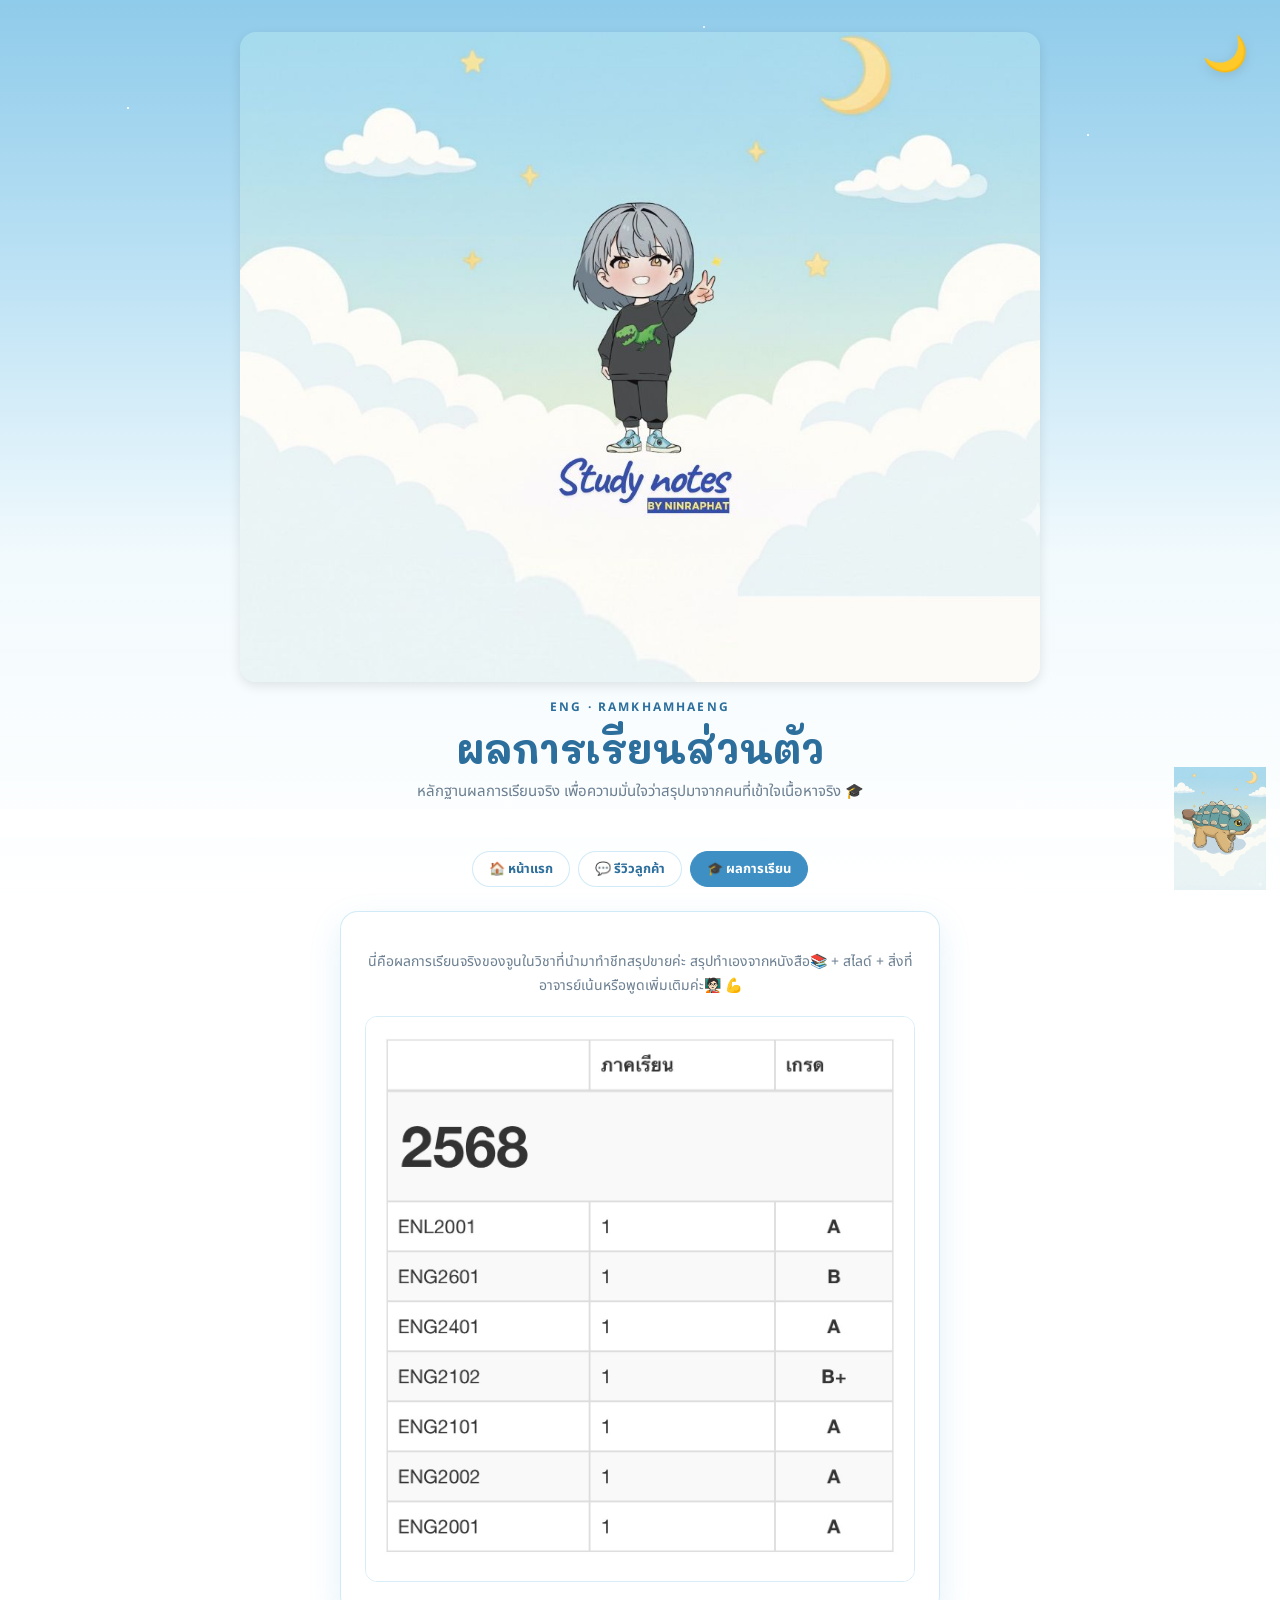
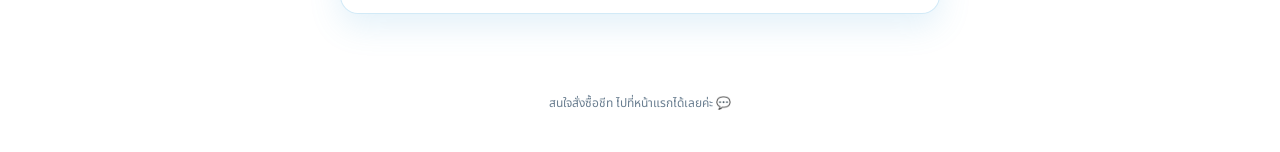
<file: grades.html>
<!DOCTYPE html>
<html lang="th">
<head>
<meta charset="UTF-8">
<meta name="viewport" content="width=device-width, initial-scale=1.0">
<title>ผลการเรียนส่วนตัว — Study notes by Ninraphat</title>
<link rel="preconnect" href="https://fonts.googleapis.com">
<link href="https://fonts.googleapis.com/css2?family=Mali:wght@500;600;700&family=Noto+Sans+Thai:wght@400;500;600;700&family=Baloo+2:wght@600;700&display=swap" rel="stylesheet">
<link rel="stylesheet" href="style.css">
</head>
<body>

<header>
  <div class="stamp">🌙</div>
  <img src="logo.png" alt="Study notes by Ninraphat" class="logo-mark">
  <div class="eyebrow">ENG · Ramkhamhaeng</div>
  <h1>ผลการเรียนส่วนตัว</h1>
  <p>หลักฐานผลการเรียนจริง เพื่อความมั่นใจว่าสรุปมาจากคนที่เข้าใจเนื้อหาจริง 🎓</p>
</header>
<nav class="topnav">
  <a href="index.html">🏠 หน้าแรก</a>
  <a href="reviews.html">💬 รีวิวลูกค้า</a>
  <a href="grades.html" class="active">🎓 ผลการเรียน</a>
</nav>

<div class="grades-wrap">
  <div class="grades-card">
    <p>
      นี่คือผลการเรียนจริงของจูนในวิชาที่นำมาทำชีทสรุปขายค่ะ
      สรุปทำเองจากหนังสือ📚 + สไลด์ + สิ่งที่อาจารย์เน้นหรือพูดเพิ่มเติมค่ะ🧑🏻‍🏫 💪
    </p>

    <!-- ============================================================
         ใส่รูปผลการเรียนจริงตรงนี้ (จากส่วน "ผลการเรียนส่วนตัว" ใน Notion เดิม)
         วิธีเอารูปมาใส่:
         1) เปิดหน้า Notion "ชีทสรุป by Ninraphat" > ส่วน ผลการเรียนส่วนตัว
         2) คลิกขวาที่รูป > Save image as...
         3) ตั้งชื่อไฟล์ grade-transcript.jpg
         4) วางไฟล์ไว้โฟลเดอร์เดียวกับ index.html / grades.html
         ถ้ายังไม่ใส่ไฟล์ จะเห็นเป็นกล่องแทนที่ (placeholder) แทนรูปจริง
         ============================================================ -->
    <img src="grade-transcript.jpg" alt="ผลการเรียนส่วนตัว"
      onerror="this.style.display='none'; document.getElementById('gradesPlaceholder').style.display='block';">
    <div class="placeholder-box" id="gradesPlaceholder" style="display:none;">
      📄 ยังไม่ได้ใส่รูปผลการเรียน<br>
      กรุณาบันทึกรูปจาก Notion แล้วตั้งชื่อไฟล์ว่า <b>grade-transcript.jpg</b><br>
      วางไว้โฟลเดอร์เดียวกับหน้านี้
    </div>
  </div>
</div>

<img src="mascot-dino.png" alt="" class="mascot-dino">
<footer>สนใจสั่งซื้อชีท ไปที่หน้าแรกได้เลยค่ะ 💬</footer>

</body>
</html>
</file>
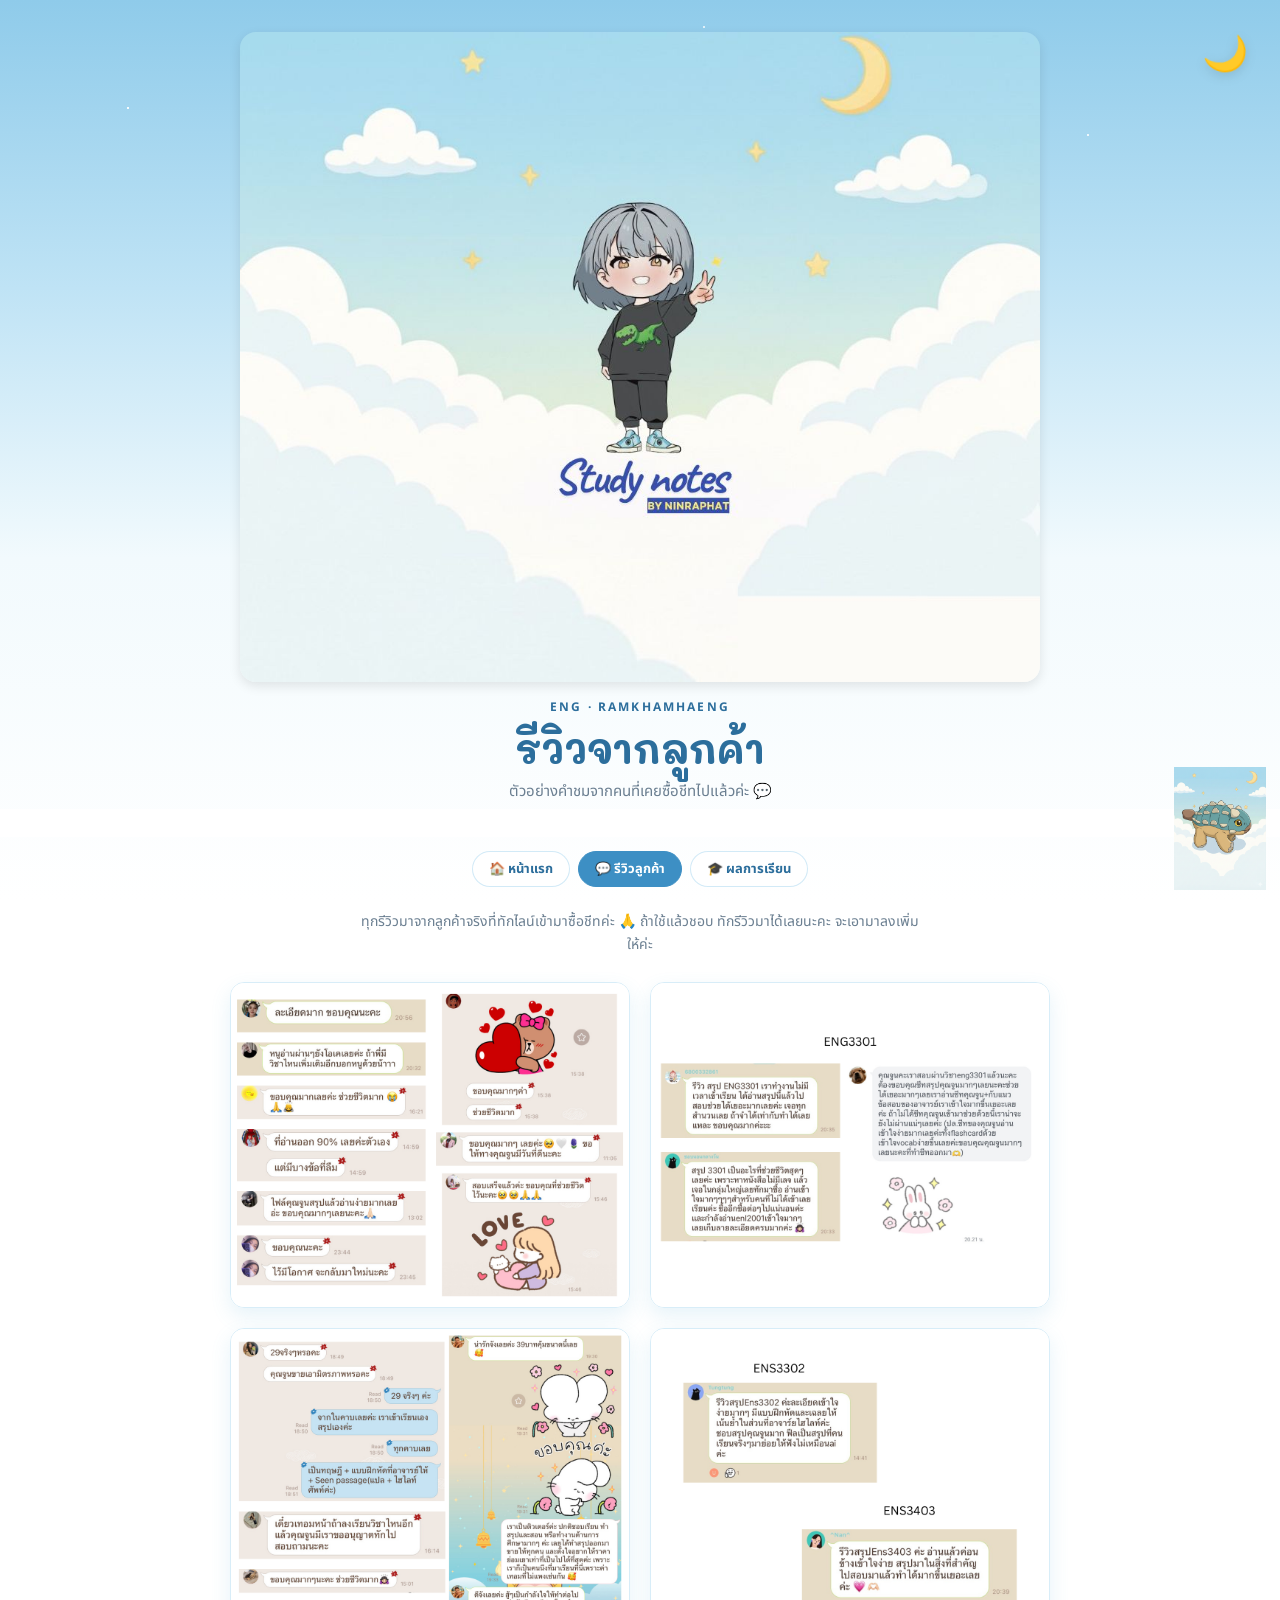
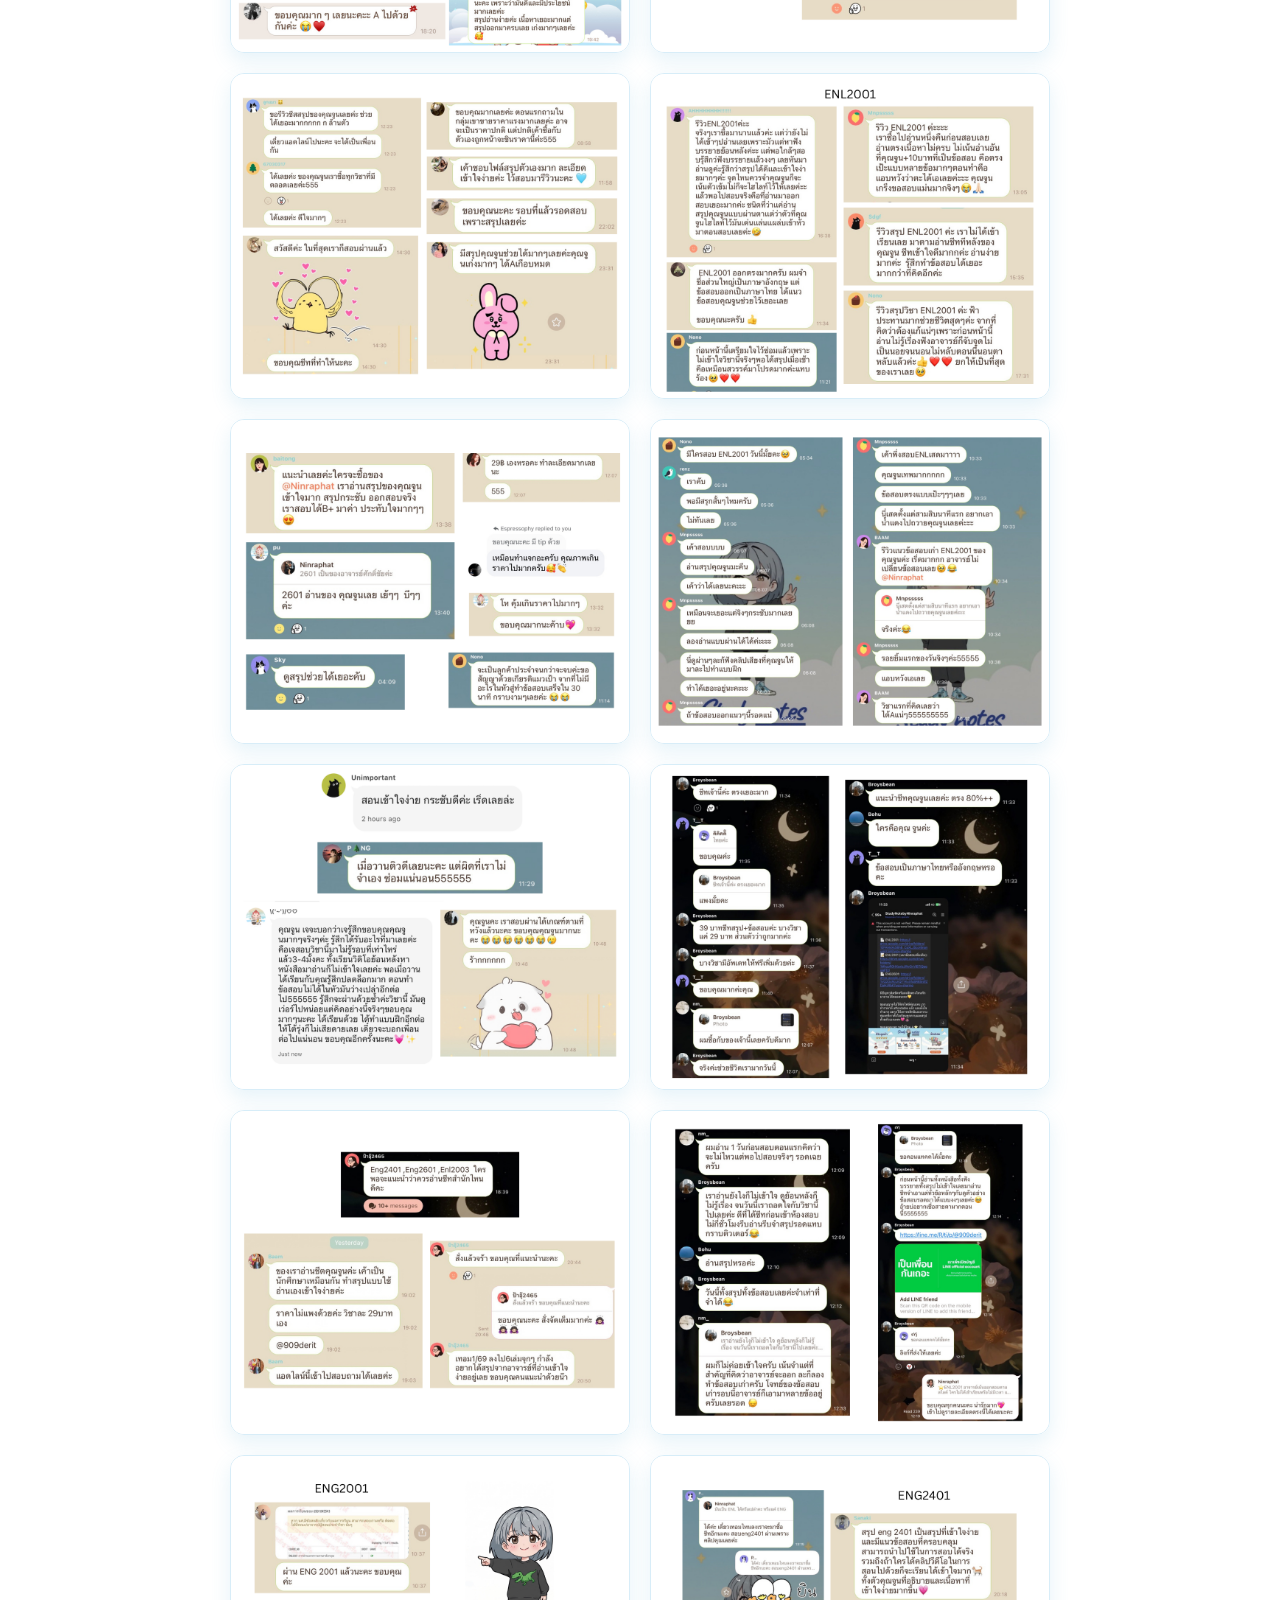
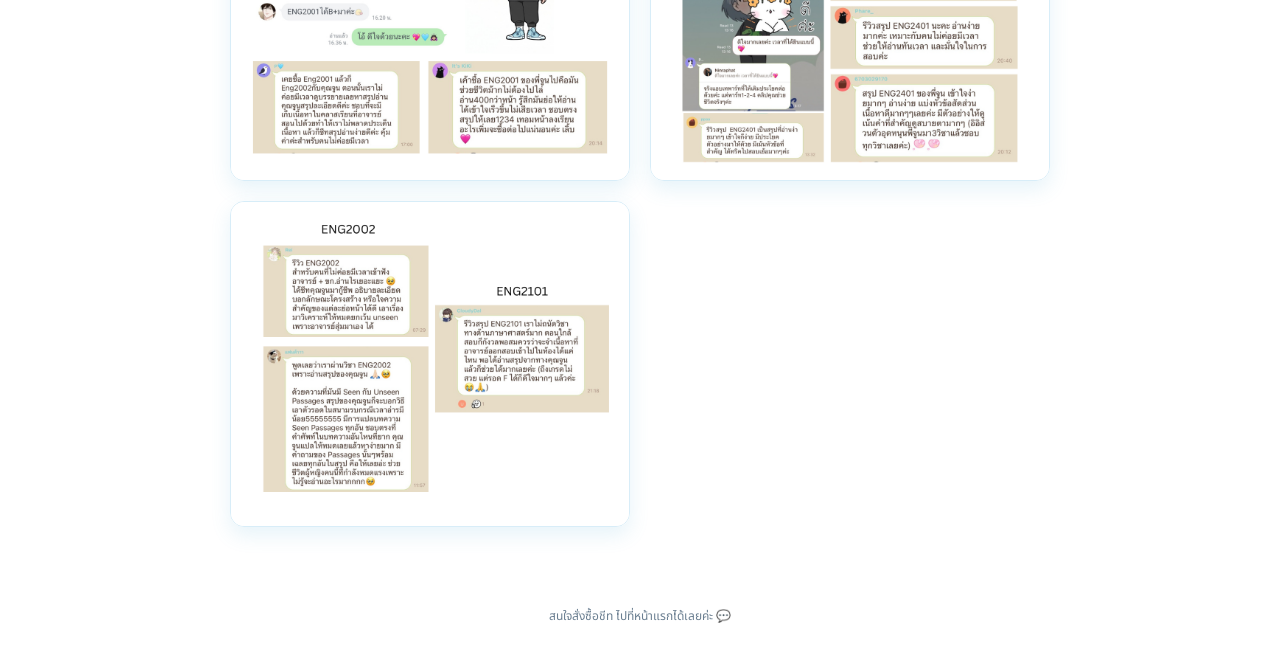
<file: reviews.html>
<!DOCTYPE html>
<html lang="th">
<head>
<meta charset="UTF-8">
<meta name="viewport" content="width=device-width, initial-scale=1.0">
<title>รีวิวลูกค้า — Study notes by Ninraphat</title>
<link rel="preconnect" href="https://fonts.googleapis.com">
<link href="https://fonts.googleapis.com/css2?family=Mali:wght@500;600;700&family=Noto+Sans+Thai:wght@400;500;600;700&family=Baloo+2:wght@600;700&display=swap" rel="stylesheet">
<link rel="stylesheet" href="style.css">
</head>
<body>

<header>
  <div class="stamp">🌙</div>
  <img src="logo.png" alt="Study notes by Ninraphat" class="logo-mark">
  <div class="eyebrow">ENG · Ramkhamhaeng</div>
  <h1>รีวิวจากลูกค้า</h1>
  <p>ตัวอย่างคำชมจากคนที่เคยซื้อชีทไปแล้วค่ะ 💬</p>
</header>
<nav class="topnav">
  <a href="index.html">🏠 หน้าแรก</a>
  <a href="reviews.html" class="active">💬 รีวิวลูกค้า</a>
  <a href="grades.html">🎓 ผลการเรียน</a>
</nav>

<div class="gallery-wrap">
  <p class="gallery-intro">
    ทุกรีวิวมาจากลูกค้าจริงที่ทักไลน์เข้ามาซื้อชีทค่ะ 🙏 ถ้าใช้แล้วชอบ ทักรีวิวมาได้เลยนะคะ จะเอามาลงเพิ่มให้ค่ะ
  </p>

  <!-- ============================================================
       ใส่รูปรีวิวจริงตรงนี้ (11 รูปจาก Notion เดิม)
       วิธีเอารูปมาใส่:
       1) เปิดหน้า Notion "ชีทสรุป by Ninraphat" > ส่วน Review 💬
       2) คลิกขวาที่แต่ละรูป > Save image as... (หรือ "บันทึกรูปภาพเป็น")
       3) ตั้งชื่อไฟล์ review-01.jpg, review-02.jpg, ... เรียงตามลำดับ
       4) วางไฟล์ทั้งหมดไว้โฟลเดอร์เดียวกับ index.html / reviews.html
       ============================================================ -->
  <div class="gallery-grid" id="galleryGrid">
    <img src="review-01.jpg" alt="รีวิวลูกค้า 1" loading="lazy" onerror="this.parentElement.querySelector ? null : null">
    <img src="review-02.jpg" alt="รีวิวลูกค้า 2" loading="lazy">
    <img src="review-03.jpg" alt="รีวิวลูกค้า 3" loading="lazy">
    <img src="review-04.jpg" alt="รีวิวลูกค้า 4" loading="lazy">
    <img src="review-05.jpg" alt="รีวิวลูกค้า 5" loading="lazy">
    <img src="review-06.jpg" alt="รีวิวลูกค้า 6" loading="lazy">
    <img src="review-07.jpg" alt="รีวิวลูกค้า 7" loading="lazy">
    <img src="review-08.jpg" alt="รีวิวลูกค้า 8" loading="lazy">
    <img src="review-09.jpg" alt="รีวิวลูกค้า 9" loading="lazy">
    <img src="review-10.jpg" alt="รีวิวลูกค้า 10" loading="lazy">
    <img src="review-11.jpg" alt="รีวิวลูกค้า 11" loading="lazy">
    <img src="review-12.jpg" alt="รีวิวลูกค้า 12" loading="lazy">
    <img src="review-13.jpg" alt="รีวิวลูกค้า 13" loading="lazy">
    <img src="review-14.jpg" alt="รีวิวลูกค้า 14" loading="lazy">
    <img src="review-15.jpg" alt="รีวิวลูกค้า 15" loading="lazy">
  </div>
</div>

<img src="mascot-dino.png" alt="" class="mascot-dino">
<footer>สนใจสั่งซื้อชีท ไปที่หน้าแรกได้เลยค่ะ 💬</footer>

<script>
// ซ่อนกรอบรูปที่ยังไม่มีไฟล์จริง (กันไอคอนรูปแตกโชว์ตอนยังไม่ได้ใส่รูป)
document.querySelectorAll('#galleryGrid img').forEach(img => {
  img.addEventListener('error', () => { img.style.display = 'none'; });
});
</script>

</body>
</html>
</file>
<file: style.css>
:root{
    --sky-top:#8FCBEA;
    --sky-mid:#BFE3F5;
    --sky-bottom:#F2FAFD;
    --cloud:#FFFFFF;
    --ink:#2C3E50;
    --ink-soft:#6B7F91;
    --pen:#3D8FC4;
    --pen-dark:#2C6E9C;
    --stamp:#E8A33D;
    --gold:#F6C453;
    --mint:#DCF3EA;
    --line: rgba(44,62,80,0.12);
  }
  *{box-sizing:border-box;}
  body{
    margin:0;
    min-height:100vh;
    background:
      radial-gradient(2px 2px at 10% 12%, rgba(255,255,255,0.9) 50%, transparent 60%),
      radial-gradient(1.5px 1.5px at 25% 8%, rgba(255,255,255,0.8) 50%, transparent 60%),
      radial-gradient(2px 2px at 70% 6%, rgba(255,255,255,0.9) 50%, transparent 60%),
      radial-gradient(1.5px 1.5px at 85% 15%, rgba(255,255,255,0.8) 50%, transparent 60%),
      radial-gradient(2px 2px at 55% 3%, rgba(255,255,255,0.7) 50%, transparent 60%),
      linear-gradient(180deg, var(--sky-top) 0%, var(--sky-mid) 32%, var(--sky-bottom) 62%, #FFFFFF 100%);
    background-attachment:fixed;
    color:var(--ink);
    font-family:'Noto Sans Thai','Inter',sans-serif;
    -webkit-font-smoothing:antialiased;
  }
  header{
    padding:32px 24px 34px;
    text-align:center;
    position:relative;
    overflow:hidden;
  }
  header::after{
    content:"";
    position:absolute;
    left:0; right:0; bottom:0;
    height:28px;
    background:
      radial-gradient(circle at 8% 100%, #fff 45%, transparent 46%),
      radial-gradient(circle at 20% 100%, #fff 55%, transparent 56%),
      radial-gradient(circle at 34% 100%, #fff 40%, transparent 41%),
      radial-gradient(circle at 50% 100%, #fff 60%, transparent 61%),
      radial-gradient(circle at 66% 100%, #fff 42%, transparent 43%),
      radial-gradient(circle at 80% 100%, #fff 55%, transparent 56%),
      radial-gradient(circle at 94% 100%, #fff 45%, transparent 46%);
    background-color: var(--sky-bottom);
  }
  header .logo-mark{
    width: 100%;
    max-width: 800px;
    height: auto;
    display: block;
    margin: 0 auto 16px;
    border-radius: 16px;
    box-shadow: 0 4px 12px rgba(0,0,0,0.1);
  }
  header .eyebrow{
    font-family:'Noto Sans Thai';
    letter-spacing:.18em;
    font-size:12px;
    color:var(--pen-dark);
    font-weight:700;
    text-transform:uppercase;
  }
  header h1{
    font-family:'Mali','Noto Sans Thai',cursive;
    font-size:clamp(26px,5vw,40px);
    margin:6px 0 6px;
    font-weight:700;
    color:var(--pen-dark);
  }
  header p{
    color:var(--ink-soft);
    margin:0;
    font-size:15px;
  }
  .stamp{
    position:absolute;
    top:24px;
    right:24px;
    width:60px;height:60px;
    display:flex;
    align-items:center;
    justify-content:center;
    font-size:36px;
    transform:rotate(8deg);
    filter:drop-shadow(0 3px 6px rgba(0,0,0,0.12));
  }
  main{
    max-width:1040px;
    margin:0 auto;
    padding:32px 20px 80px;
    display:grid;
    grid-template-columns: 1.4fr 1fr;
    gap:28px;
  }
  @media (max-width:820px){
    main{grid-template-columns:1fr;}
  }
  .card-list{display:flex;flex-direction:column;gap:14px;}

  /* ---------- Category tabs (ชีทสรุป / ชีทเรียน) ---------- */
  .cat-tabs{
    display:flex;
    gap:10px;
    margin-bottom:4px;
  }
  .cat-tab{
    flex:1;
    display:flex;
    align-items:center;
    justify-content:center;
    gap:6px;
    padding:12px 14px;
    border-radius:14px;
    border:1px solid rgba(143,203,234,0.4);
    background:rgba(255,255,255,0.7);
    color:var(--ink-soft);
    font-family:'Mali','Noto Sans Thai',sans-serif;
    font-size:15px;
    font-weight:700;
    cursor:pointer;
    transition:background .15s ease, color .15s ease, transform .1s ease;
  }
  .cat-tab:hover{ transform:translateY(-1px); }
  .cat-tab.active{
    background:var(--pen);
    color:#fff;
    border-color:var(--pen);
  }
  .cat-tab .cat-count{
    font-size:11px;
    font-weight:700;
    background:rgba(255,255,255,0.35);
    padding:1px 8px;
    border-radius:999px;
  }
  .cat-tab:not(.active) .cat-count{
    background:var(--mint);
    color:var(--pen-dark);
  }

  .subject{
    background:rgba(255,255,255,0.88);
    border:1px solid rgba(143,203,234,0.35);
    border-radius:18px;
    padding:18px 20px;
    display:flex;
    align-items:flex-start;
    gap:16px;
    position:relative;
    transition:transform .15s ease, box-shadow .15s ease;
    backdrop-filter: blur(2px);
  }
  .subject:hover{
    transform:translateY(-3px);
    box-shadow:0 10px 24px rgba(79,168,216,0.18);
  }
  .subject input[type=checkbox]{
    width:20px;height:20px;
    accent-color:var(--pen);
    margin-top:3px;
    cursor:pointer;
    flex-shrink:0;
  }
  .subject .body{flex:1;}
  .subject .code{
    font-family:'Mali','Noto Sans Thai',sans-serif;
    font-weight:700;
    font-size:19px;
    letter-spacing:.01em;
    color:var(--pen-dark);
  }
  .subject .desc{
    font-size:13px;
    color:var(--ink-soft);
    margin-top:2px;
  }
  .preview-link{
    display:inline-block;
    font-size:12px;
    color:var(--stamp);
    text-decoration:none;
    font-weight:600;
  }
  .preview-link:hover{text-decoration:underline;}
  .link-row{
    display:flex;
    align-items:center;
    gap:14px;
    margin-top:6px;
  }
  .details-toggle{
    background:none;
    border:none;
    padding:0;
    font-family:inherit;
    font-size:12px;
    font-weight:600;
    color:var(--pen);
    cursor:pointer;
  }
  .details-toggle:hover{text-decoration:underline;}
  .topics-list{
    display:none;
    margin:8px 0 0;
    padding:10px 14px;
    background:var(--mint);
    border-radius:10px;
    font-size:12.5px;
    color:var(--ink-soft);
    line-height:1.7;
  }
  .topics-list.show{display:block;}
  .topics-list li{margin-left:16px;}
  .subject .price{
    font-weight:700;
    color:var(--pen);
    white-space:nowrap;
    font-size:15px;
  }
  .addon{
    margin-top:10px;
    padding-top:10px;
    border-top:1px dashed var(--line);
    display:none;
    align-items:center;
    flex-wrap:wrap;
    gap:8px 10px;
    font-size:13px;
  }
  .addon.show{display:flex;}
  .addon input{accent-color:var(--gold);}
  .addon label{cursor:pointer;color:var(--ink-soft);}
  .addon .tag{
    background:var(--gold);
    color:#5c3d0a;
    font-size:11px;
    font-weight:700;
    padding:2px 7px;
    border-radius:999px;
  }
  .addon-preview-link{
    font-size:12px;
    font-weight:600;
    color:var(--stamp);
    text-decoration:none;
    width:100%;
    margin-left:30px;
  }
  .addon-preview-link:hover{text-decoration:underline;}

  /* Receipt / cart */
  .receipt{
    background:rgba(255,255,255,0.92);
    border:1px solid rgba(143,203,234,0.4);
    border-radius:18px;
    padding:24px 22px 20px;
    position:sticky;
    top:20px;
    height:fit-content;
    box-shadow:0 12px 32px rgba(79,168,216,0.16);
  }
  .receipt h2{
    font-family:'Mali','Noto Sans Thai',sans-serif;
    font-size:21px;
    margin:0 0 4px;
    text-align:center;
    color:var(--pen-dark);
  }
  .receipt .sub{
    text-align:center;
    font-size:12px;
    color:var(--ink-soft);
    margin-bottom:16px;
    letter-spacing:.05em;
  }
  .receipt-items{
    border-top:1px dashed var(--ink);
    border-bottom:1px dashed var(--ink);
    padding:12px 0;
    min-height:40px;
  }
  .receipt-empty{
    text-align:center;
    color:var(--ink-soft);
    font-size:13px;
    padding:14px 0;
  }
  .receipt-row{
    display:flex;
    justify-content:space-between;
    font-size:14px;
    padding:5px 0;
  }
  .receipt-row .name{color:var(--ink);}
  .receipt-row .amt{font-weight:600;}
  .receipt-total{
    display:flex;
    justify-content:space-between;
    align-items:baseline;
    padding:14px 0 6px;
    font-family:'Mali','Noto Sans Thai',sans-serif;
    font-size:22px;
    font-weight:700;
  }
  .receipt-total .num{color:var(--pen);}
  .btn{
    display: block;
    box-sizing: border-box;
    text-align: center;
    text-decoration: none;

    width:100%;
    padding:13px;
    border:none;
    border-radius:14px;
    font-weight:700;
    font-size:15px;
    cursor:pointer;
    font-family:inherit;
    transition:opacity .15s ease, transform .1s ease;
  }
  .btn:active{transform:scale(.98);}
  .btn:disabled{opacity:.4;cursor:not-allowed;}
  .btn-pay{
    background:var(--pen);
    color:#fff;
    margin-top:14px;
  }
  .btn-confirm{
    background:var(--stamp);
    color:#fff;
    margin-top:14px;
  }
  .qr-block{
    margin-top:16px;
    text-align:center;
    display:none;
  }
  .qr-block.show{display:block;}
  .qr-block img{
    width:200px;height:200px;
    object-fit:contain;
    border:1px solid var(--line);
    border-radius:8px;
    padding:8px;
    background:#fff;
  }
  .order-id-tag{
    font-size:13px;
    color:var(--ink-soft);
    margin-bottom:8px;
  }
  .order-id-tag b{
    color:var(--pen);
    letter-spacing:.03em;
  }
  .bank-fallback{
    font-size:11px;
    color:var(--ink-soft);
    white-space:pre-line;
    margin-top:6px;
    line-height:1.5;
  }
  .qr-block .amount-tag{
    margin-top:10px;
    font-size:14px;
    font-weight:700;
    color:var(--ink);
  }
  .qr-block .hint{
    font-size:12px;
    color:var(--ink-soft);
    margin-top:6px;
    line-height:1.5;
  }
  .downloads{
    margin-top:16px;
    display:none;
  }
  .downloads.show{display:block;}
  .downloads h3{
    font-size:14px;
    margin:0 0 8px;
    text-align:center;
    color:var(--stamp);
  }
  .downloads a{
    display:block;
    background:var(--mint);
    border:1px solid var(--line);
    border-radius:10px;
    padding:10px 12px;
    margin-bottom:8px;
    text-decoration:none;
    color:var(--ink);
    font-size:13px;
    font-weight:600;
  }
  .downloads a:hover{border-color:var(--stamp);}
  .remove-x{
    background:none;border:none;color:var(--ink-soft);
    cursor:pointer;font-size:15px;padding:0 0 0 8px;
  }
  footer{
    text-align:center;
    font-size:12px;
    color:var(--ink-soft);
    padding:20px 20px 40px;
  }
  .mascot-dino{
    position:fixed;
    right:14px;
    bottom:10px;
    width:92px;
    height:auto;
    opacity:0.95;
    pointer-events:none;
    animation: float-dino 4s ease-in-out infinite;
    z-index:5;
  }
  @keyframes float-dino{
    0%,100%{ transform: translateY(0px); }
    50%{ transform: translateY(-10px); }
  }
  @media (max-width:600px){
    .mascot-dino{ width:64px; right:8px; bottom:6px; opacity:.9; }
    .cat-tab{ font-size:13px; padding:10px 8px; }
  }

/* ---------- Nav bar (shared across pages) ---------- */
.topnav{
  display:flex;
  justify-content:center;
  gap:8px;
  padding:14px 16px 0;
  flex-wrap:wrap;
}
.topnav a{
  font-size:13px;
  font-weight:700;
  text-decoration:none;
  color:var(--pen-dark);
  background:rgba(255,255,255,0.75);
  border:1px solid rgba(143,203,234,0.4);
  padding:7px 16px;
  border-radius:999px;
  transition:background .15s ease, transform .1s ease;
}
.topnav a:hover{ background:#fff; transform:translateY(-1px); }
.topnav a.active{ background:var(--pen); color:#fff; border-color:var(--pen); }

/* ---------- Gallery page (reviews) ---------- */
.gallery-wrap{
  max-width: 860px;
  margin:0 auto;
  padding:24px 20px 60px;
}
.gallery-intro{
  text-align:center;
  max-width:560px;
  margin:0 auto 26px;
  color:var(--ink-soft);
  font-size:14px;
  line-height:1.6;
}
.gallery-grid{
  columns: 2 320px;
  column-gap: 20px;
}
.gallery-grid img{
  width:100%;
  display:block;
  margin-bottom:20px;
  border-radius:14px;
  border:1px solid rgba(143,203,234,0.35);
  box-shadow:0 8px 20px rgba(79,168,216,0.14);
  break-inside:avoid;
}
@media (max-width: 640px){
  .gallery-grid{
    columns: 1;
  }
}

/* ---------- Grades page ---------- */
.grades-wrap{
  max-width:640px;
  margin:0 auto;
  padding:24px 20px 60px;
  text-align:center;
}
.grades-wrap .grades-card{
  background:rgba(255,255,255,0.92);
  border:1px solid rgba(143,203,234,0.4);
  border-radius:18px;
  padding:24px;
  box-shadow:0 12px 32px rgba(79,168,216,0.16);
}
.grades-wrap .grades-card p{
  color:var(--ink-soft);
  font-size:14px;
  line-height:1.7;
  margin-bottom:18px;
}
.grades-wrap img{
  width:100%;
  border-radius:12px;
  border:1px solid rgba(143,203,234,0.35);
}
.placeholder-box{
  background:var(--mint);
  border:2px dashed rgba(143,203,234,0.6);
  border-radius:14px;
  padding:40px 16px;
  color:var(--ink-soft);
  font-size:13px;
  line-height:1.7;
}
</file>
